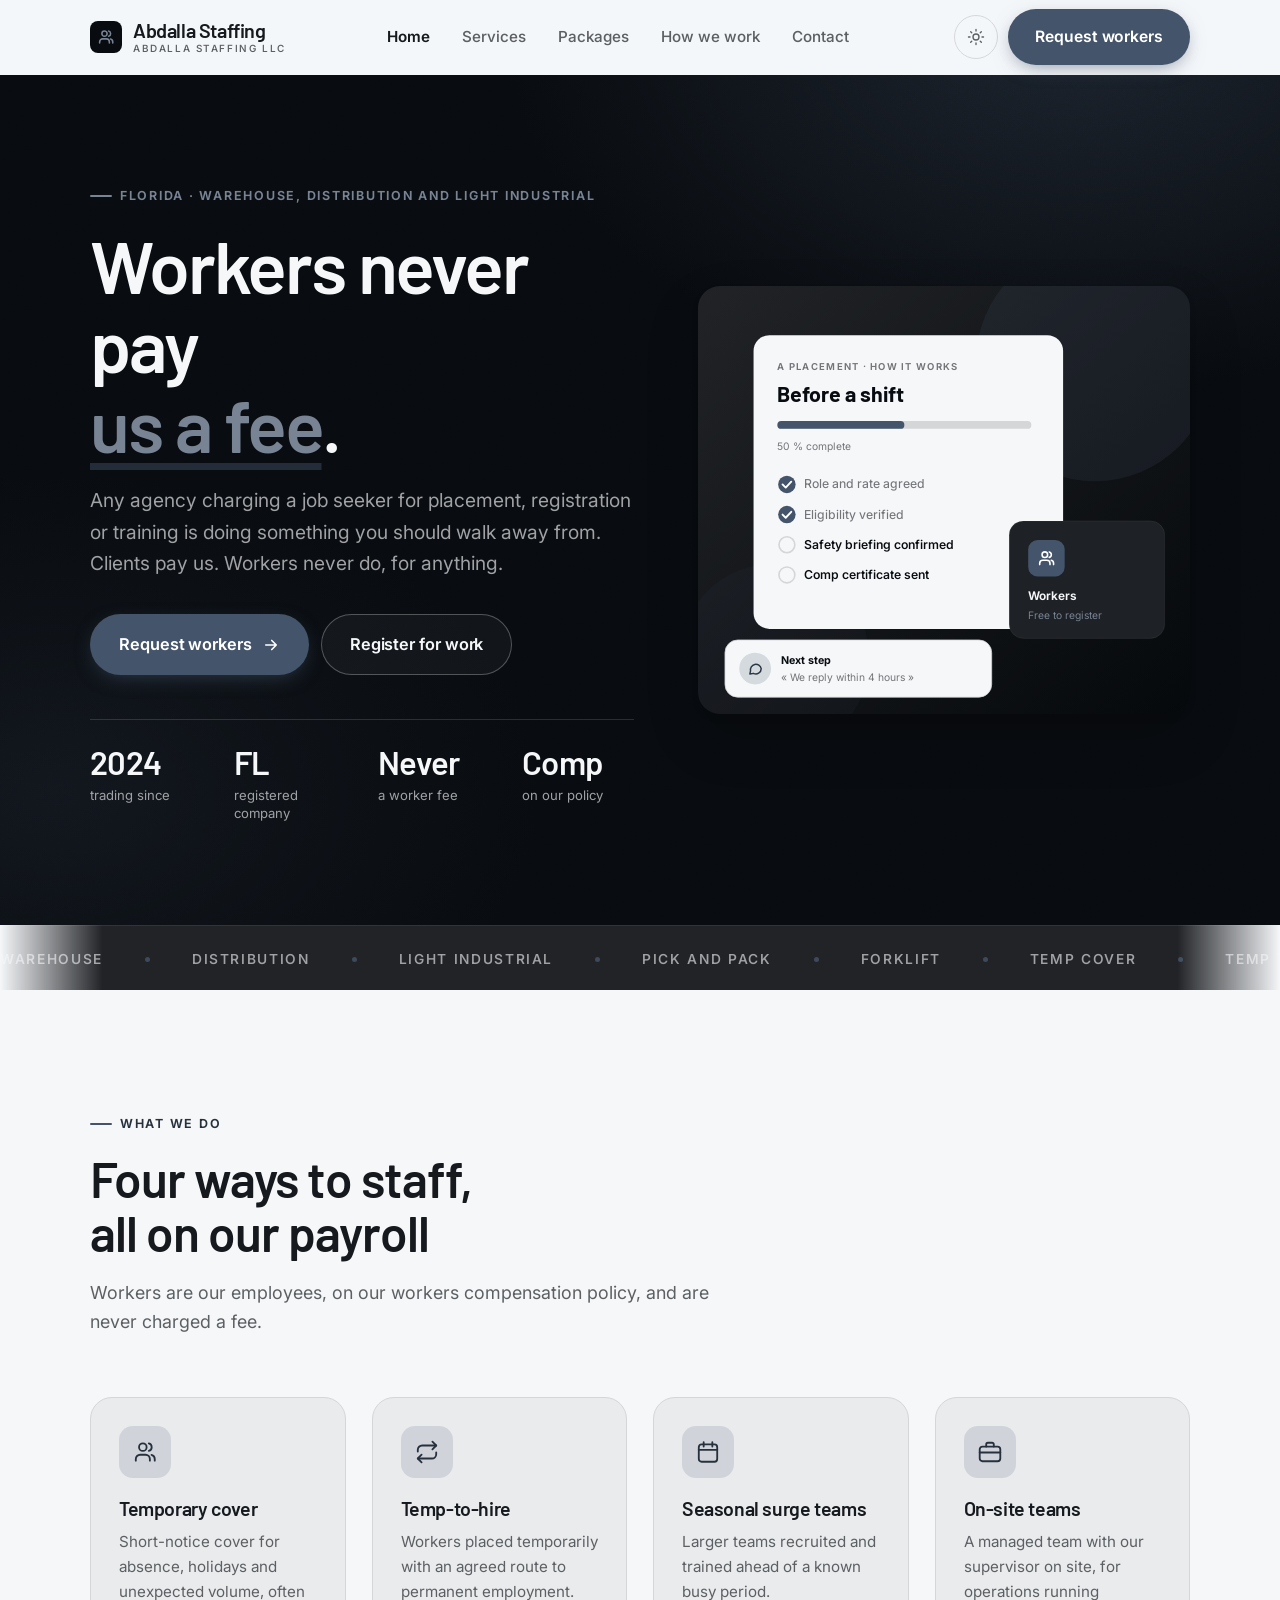
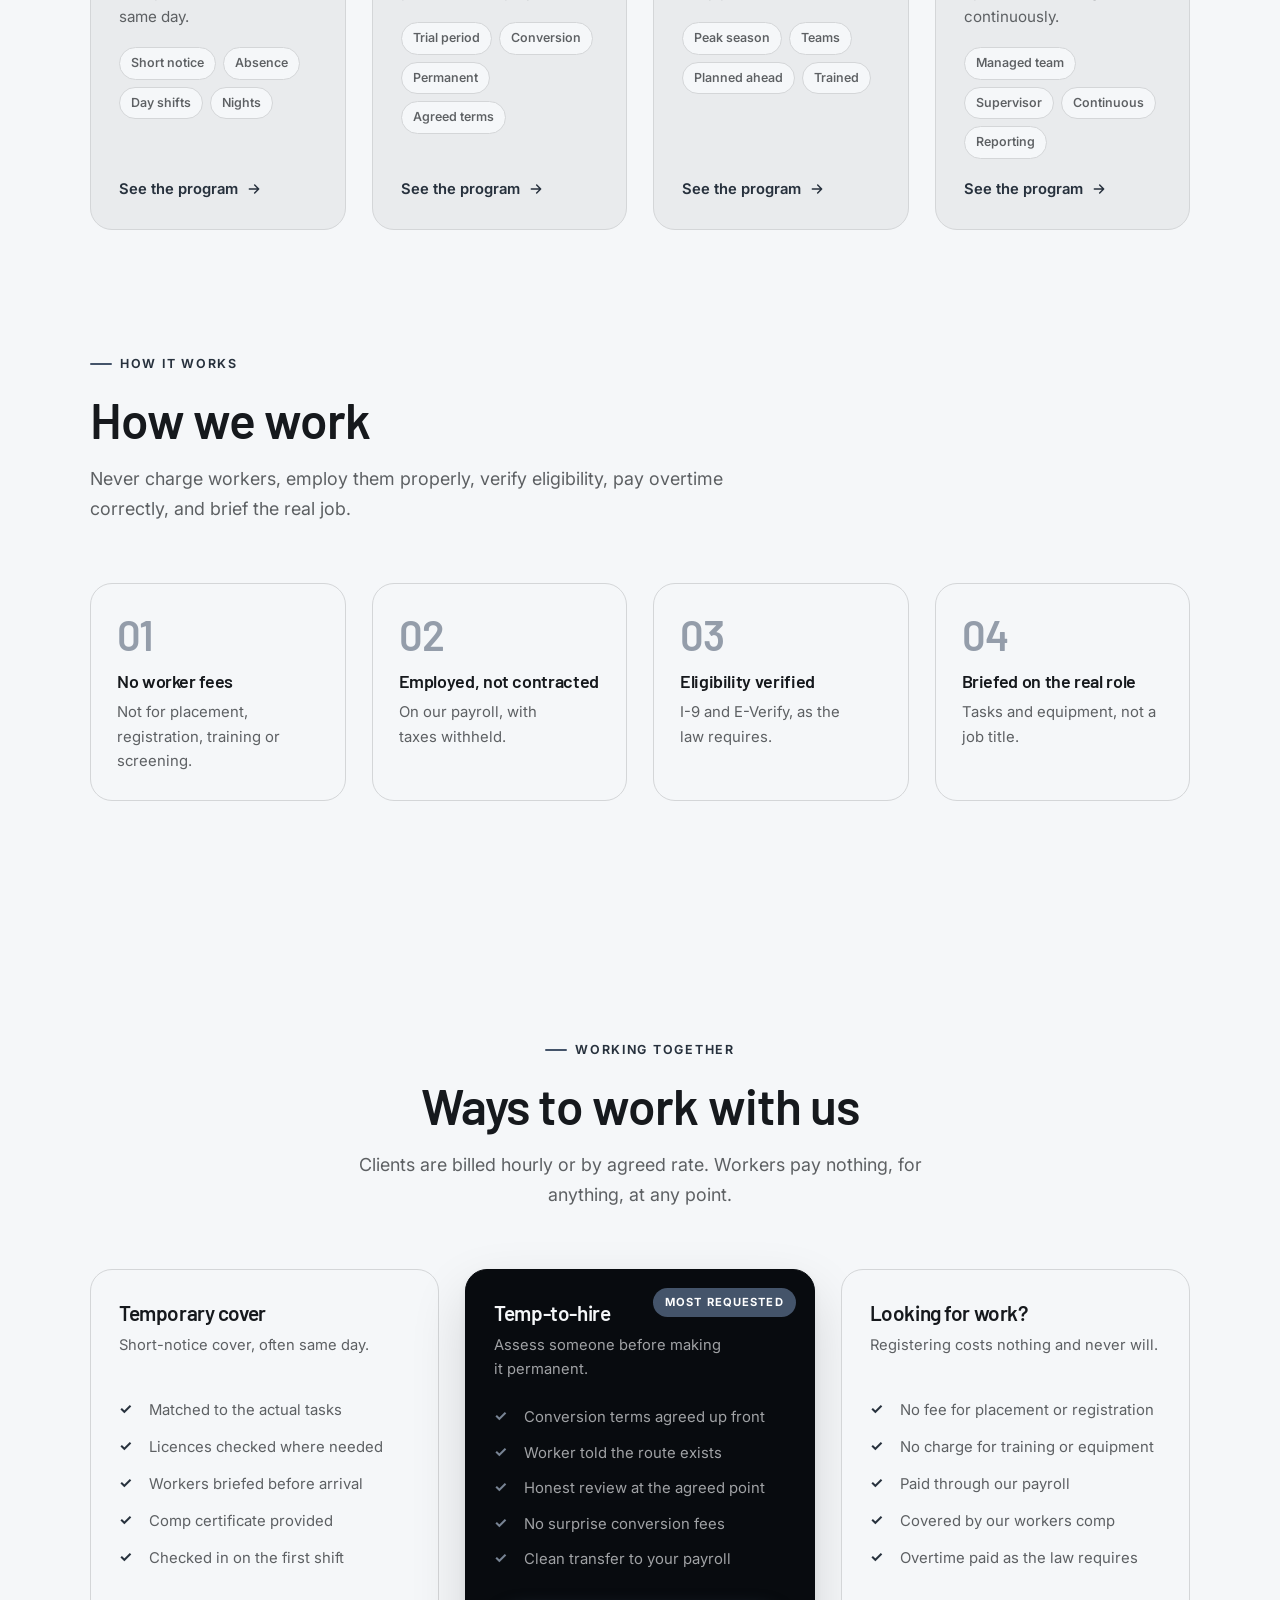
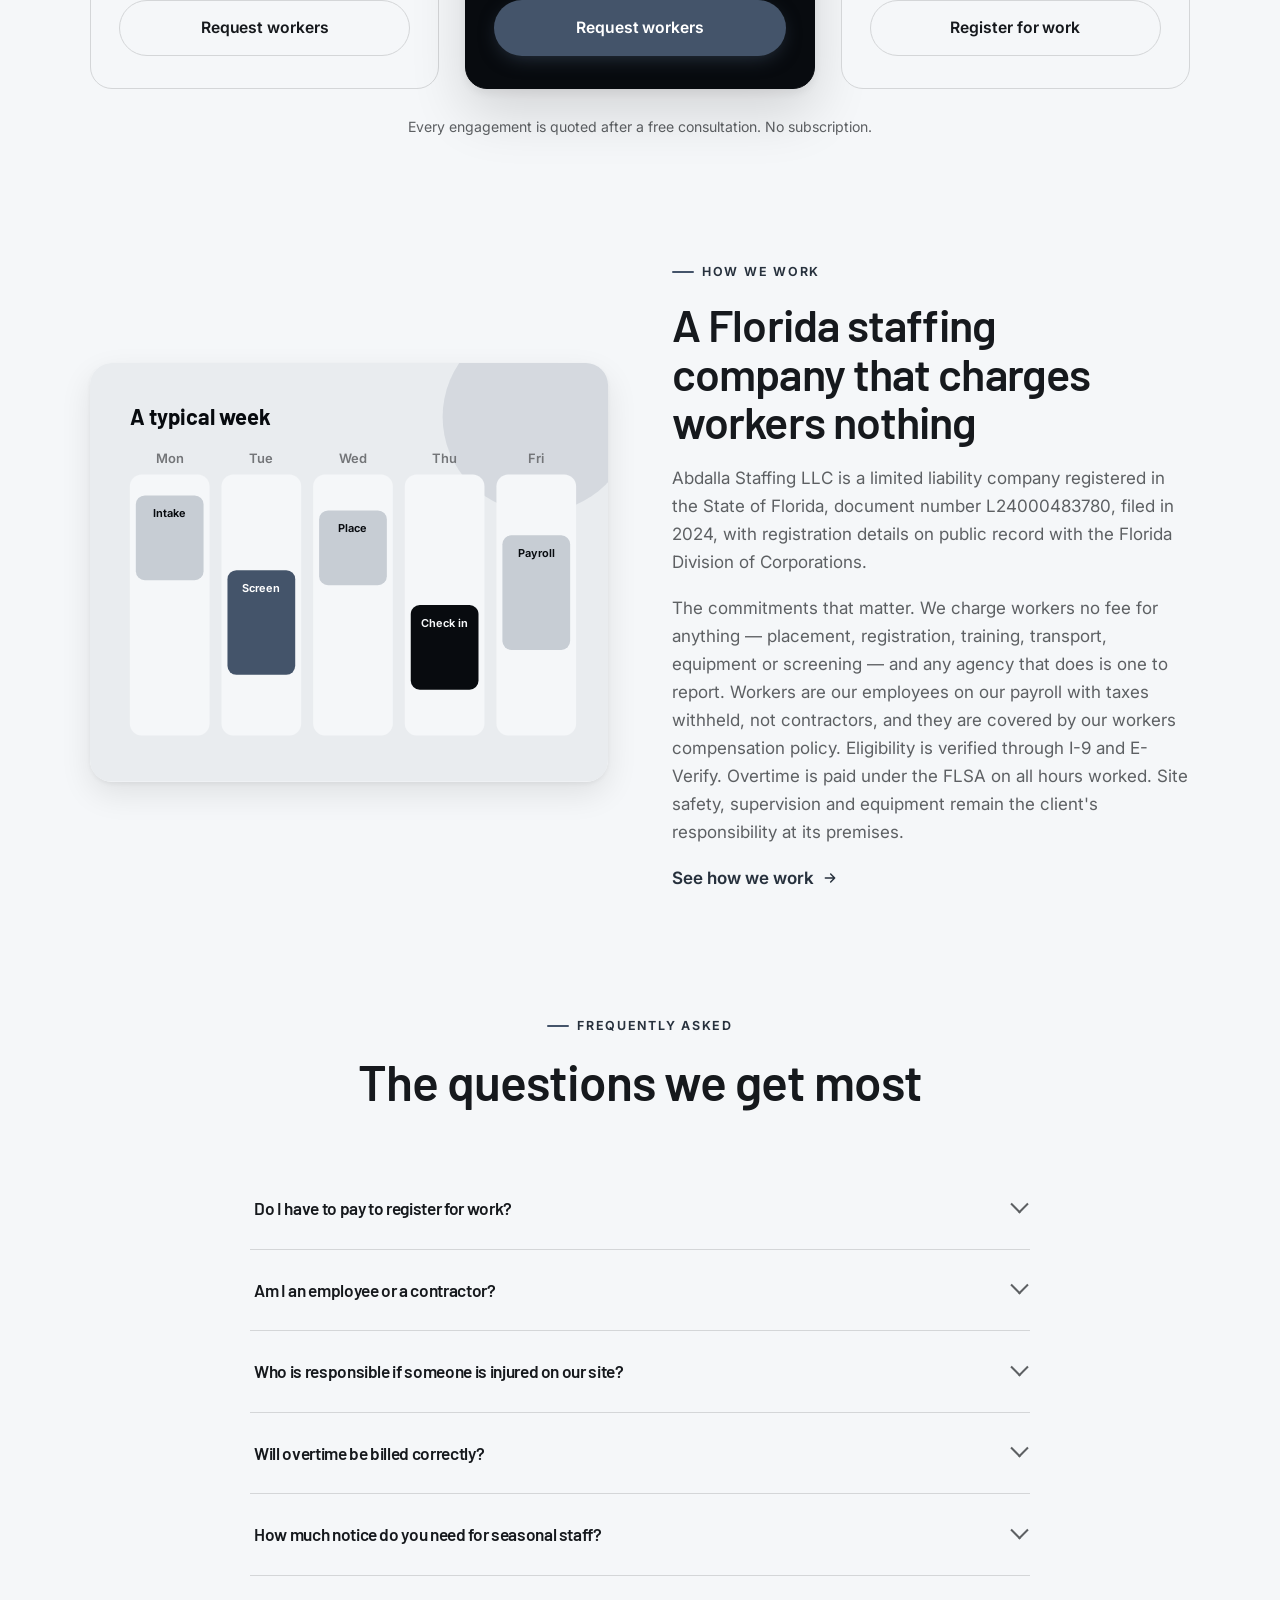
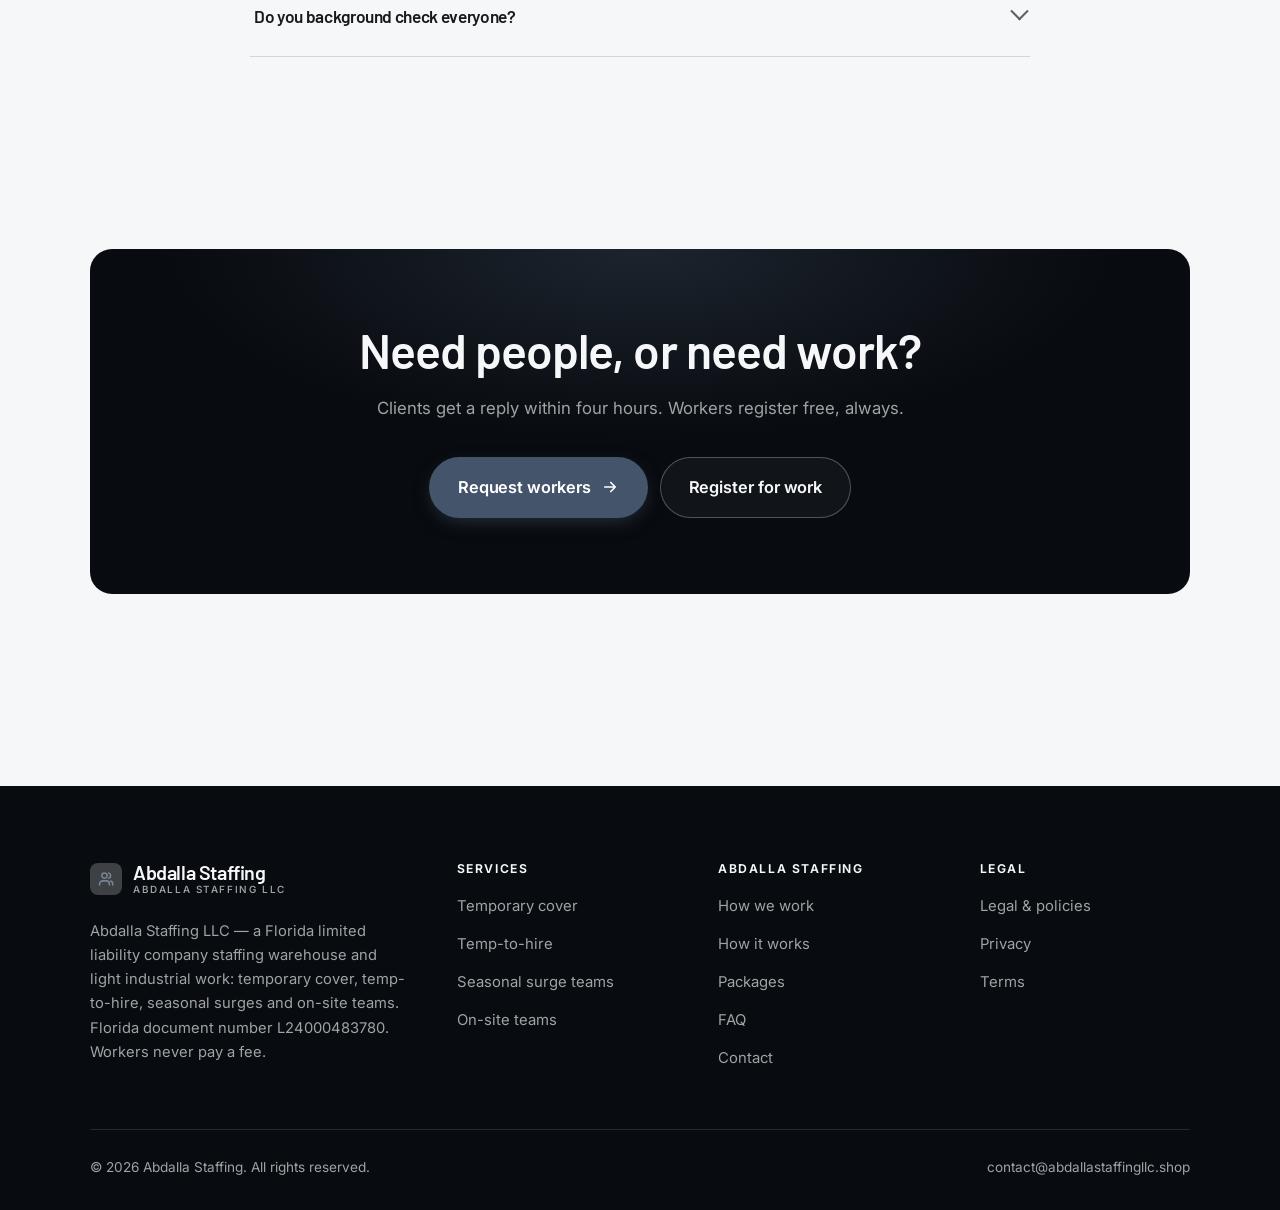
<file: index.html>
<!DOCTYPE html>
<html lang="en" class="no-js">
<head>
<meta charset="utf-8">
<meta name="viewport" content="width=device-width, initial-scale=1">
<title>Abdalla Staffing LLC — warehouse and light industrial staffing</title>
<meta name="description" content="Abdalla Staffing LLC, a Florida staffing company for warehouse and light industrial work: temporary cover, temp-to-hire, seasonal surges and on-site teams. Workers never pay a fee.">
<link rel="canonical" href="https://abdallastaffingllc.shop/">

<meta property="og:type" content="website">
<meta property="og:url" content="https://abdallastaffingllc.shop/">
<meta property="og:site_name" content="Abdalla Staffing">
<meta property="og:locale" content="en_US">
<meta property="og:title" content="Abdalla Staffing LLC — warehouse and light industrial staffing">
<meta property="og:description" content="Abdalla Staffing LLC, a Florida staffing company for warehouse and light industrial work: temporary cover, temp-to-hire, seasonal surges and on-site teams. Workers never pay a fee.">
<meta name="theme-color" content="#080b0f">

<link rel="icon" href="assets/img/favicon.svg" type="image/svg+xml">
<link rel="preconnect" href="https://fonts.googleapis.com">
<link rel="preconnect" href="https://fonts.gstatic.com" crossorigin>
<link rel="stylesheet" href="https://fonts.googleapis.com/css2?family=Barlow:wght@400;500;600;700&family=Inter:wght@400..700&display=swap">
<link rel="stylesheet" href="assets/css/style.css">

<!-- Thème appliqué avant le premier rendu (évite le flash) -->
<script>
document.documentElement.classList.remove('no-js');
(function(){try{var t=localStorage.getItem('site-theme');if(t){document.documentElement.setAttribute('data-theme',t);}}catch(e){}})();
</script>
<script type="application/ld+json">
{
  "@context": "https://schema.org",
  "@type": "Organization",
  "name": "Abdalla Staffing",
  "url": "https://abdallastaffingllc.shop/",
  "email": "contact@abdallastaffingllc.shop",
  "description": "Abdalla Staffing LLC, a Florida staffing company for warehouse and light industrial work: temporary cover, temp-to-hire, seasonal surges and on-site teams. Workers never pay a fee.",
  "areaServed": "US",
  "knowsLanguage": "en"
}
</script>
</head>

<body>
<a class="skip-link" href="#main">Skip to main content</a>

<header class="site-header">
  <nav class="wrap nav" aria-label="Main navigation">
    <a class="brand" href="index.html">
      <svg class="brand__mark" viewBox="0 0 64 64" aria-hidden="true">
        <rect class="bm-bg" width="64" height="64" rx="16"/>
        <g class="bm-ic" transform="translate(14 14) scale(1.5)" fill="none" stroke-width="2.1" stroke-linecap="round" stroke-linejoin="round"><path d="M16.5 20v-1.5a4 4 0 0 0-4-4h-5a4 4 0 0 0-4 4V20"/><circle cx="10" cy="7.5" r="3.5"/><path d="M21 20v-1.5a4 4 0 0 0-3-3.9M15.5 4.1a3.5 3.5 0 0 1 0 6.8"/></g>
      </svg>
      <span>Abdalla Staffing<span class="brand__sub">Abdalla Staffing LLC</span></span>
    </a>

    <ul class="nav__links" id="nav-links">
      <li><a href="index.html" aria-current="page">Home</a></li>
      <li><a href="programs.html">Services</a></li>
      <li><a href="index.html#pricing">Packages</a></li>
      <li><a href="about.html">How we work</a></li>
      <li><a href="contact.html">Contact</a></li>
      <li><a class="btn btn--primary" href="contact.html">Request workers</a></li>
    </ul>

    <div class="nav__cta">
      <button class="theme-toggle" type="button" aria-label="Switch to dark theme">
        <svg class="icon-sun" viewBox="0 0 24 24" fill="none" stroke="currentColor" stroke-width="1.8" stroke-linecap="round" aria-hidden="true"><circle cx="12" cy="12" r="4"/><path d="M12 2v2m0 16v2M2 12h2m16 0h2M4.9 4.9l1.4 1.4m11.4 11.4 1.4 1.4M19.1 4.9l-1.4 1.4M6.3 17.7l-1.4 1.4"/></svg>
        <svg class="icon-moon" viewBox="0 0 24 24" fill="none" stroke="currentColor" stroke-width="1.8" stroke-linecap="round" stroke-linejoin="round" aria-hidden="true"><path d="M21 12.8A9 9 0 1 1 11.2 3a7 7 0 0 0 9.8 9.8z"/></svg>
      </button>
      <a class="btn btn--primary" href="contact.html">Request workers</a>
      <button class="nav__toggle" type="button" aria-expanded="false" aria-controls="nav-links" aria-label="Open menu">
        <svg class="icon-open" viewBox="0 0 24 24" fill="none" stroke="currentColor" stroke-width="2" stroke-linecap="round" aria-hidden="true"><path d="M3 6h18M3 12h18M3 18h18"/></svg>
        <svg class="icon-close" viewBox="0 0 24 24" fill="none" stroke="currentColor" stroke-width="2" stroke-linecap="round" aria-hidden="true"><path d="M6 6l12 12M18 6L6 18"/></svg>
      </button>
    </div>
  </nav>
</header>

<main id="main">

<section class="hero">
  <div class="wrap hero__inner">
    <div>
      <span class="eyebrow hero__eyebrow">Florida · Warehouse, distribution and light industrial</span>
      <h1>Workers never pay<br> <em>us a fee</em>.</h1>
      <p class="hero__lede">Any agency charging a job seeker for placement, registration or training is doing something you should walk away from. Clients pay us. Workers never do, for anything.</p>

      <div class="hero__actions">
        <a class="btn btn--primary btn--lg" href="contact.html">Request workers <svg viewBox="0 0 24 24" fill="none" stroke="currentColor" stroke-width="2.2" stroke-linecap="round" stroke-linejoin="round" aria-hidden="true"><path d="M5 12h14M13 6l6 6-6 6"/></svg></a>
        <a class="btn btn--on-dark btn--lg" href="programs.html">Register for work</a>
      </div>

      <ul class="hero__proof">
        <li><span class="stat__num">2024</span><span class="stat__label">trading since</span></li>
        <li><span class="stat__num">FL</span><span class="stat__label">registered company</span></li>
        <li><span class="stat__num">Never</span><span class="stat__label">a worker fee</span></li>
        <li><span class="stat__num">Comp</span><span class="stat__label">on our policy</span></li>
      </ul>
    </div>

    <div class="hero__art">
      <svg viewBox="0 0 620 540" role="img" aria-label="How a staffing placement with Abdalla works, from agreed rate to safety briefing.">
        <defs>
          <linearGradient id="hbg" x1="0" y1="0" x2="1" y2="1">
            <stop offset="0" stop-color="#212327"/><stop offset="1" stop-color="#06090c"/>
          </linearGradient>
        </defs>
        <rect width="620" height="540" rx="22" fill="url(#hbg)"/>
        <circle cx="500" cy="96" r="150" fill="#44546a" opacity=".16"/>
        <circle cx="96" cy="470" r="120" fill="#44546a" opacity=".08"/>

        <g style="font-family: var(--font-body)">
          <!-- Carte programme -->
          <rect x="70" y="62" width="390" height="370" rx="20" fill="#f5f7f9"/>
          <text x="100" y="106" font-size="12" font-weight="650" letter-spacing="1.6" fill="#737578">A PLACEMENT · HOW IT WORKS</text>
          <text x="100" y="146" font-size="27" font-weight="700" fill="#080b0f" style="font-family: var(--font-display)">Before a shift</text>
          <rect x="100" y="170" width="320" height="10" rx="5" fill="#d4d6d8"/>
          <rect x="100" y="170" width="160" height="10" rx="5" fill="#44546a"/>
          <text x="100" y="206" font-size="13" fill="#737578">50 % complete</text>
          <circle cx="112" cy="250" r="11" fill="#44546a"/><path d="M106.5 250l4 4 7-7.5" fill="none" stroke="#ffffff" stroke-width="2.4" stroke-linecap="round" stroke-linejoin="round"/><text x="134" y="255" font-size="15.5" fill="#737578" font-weight="450">Role and rate agreed</text>
          <circle cx="112" cy="288" r="11" fill="#44546a"/><path d="M106.5 288l4 4 7-7.5" fill="none" stroke="#ffffff" stroke-width="2.4" stroke-linecap="round" stroke-linejoin="round"/><text x="134" y="293" font-size="15.5" fill="#737578" font-weight="450">Eligibility verified</text>
          <circle cx="112" cy="326" r="10" fill="none" stroke="#d4d6d8" stroke-width="2"/><text x="134" y="331" font-size="15.5" fill="#080b0f" font-weight="560">Safety briefing confirmed</text>
          <circle cx="112" cy="364" r="10" fill="none" stroke="#d4d6d8" stroke-width="2"/><text x="134" y="369" font-size="15.5" fill="#080b0f" font-weight="560">Comp certificate sent</text>

          <!-- Carte séance -->
          <rect x="392" y="296" width="196" height="148" rx="18" fill="#1e2125" stroke="#ffffff" stroke-opacity=".08"/>
          <rect x="416" y="320" width="46" height="46" rx="12" fill="#44546a"/>
          <g transform="translate(427 331)" fill="none" stroke="#ffffff" color="#ffffff" stroke-width="2" stroke-linecap="round" stroke-linejoin="round"><path d="M16.5 20v-1.5a4 4 0 0 0-4-4h-5a4 4 0 0 0-4 4V20"/><circle cx="10" cy="7.5" r="3.5"/><path d="M21 20v-1.5a4 4 0 0 0-3-3.9M15.5 4.1a3.5 3.5 0 0 1 0 6.8"/></g>
          <text x="416" y="396" font-size="15" font-weight="650" fill="#f5f7f9">Workers</text>
          <text x="416" y="420" font-size="13" fill="#788494">Free to register</text>

          <!-- Retour du coach -->
          <rect x="34" y="446" width="336" height="72" rx="16" fill="#f5f7f9" stroke="#d4d6d8"/>
          <circle cx="72" cy="482" r="20" fill="#d5dadf"/>
          <g transform="translate(62 472) scale(.84)" fill="none" stroke="#2c3745" stroke-width="2.2" stroke-linecap="round" stroke-linejoin="round"><path d="M21 12a8 8 0 0 1-11.6 7.1L4 20l1-4.6A8 8 0 1 1 21 12z"/></g>
          <text x="104" y="476" font-size="13.5" font-weight="700" fill="#080b0f">Next step</text>
          <text x="104" y="498" font-size="13" fill="#737578">« We reply within 4 hours »</text>
        </g>
      </svg>
    </div>
  </div>
</section>

<div class="marquee" aria-hidden="true">
  <div class="marquee__track"><span>Warehouse</span><span>Distribution</span><span>Light industrial</span><span>Pick and pack</span><span>Forklift</span><span>Temp cover</span><span>Temp to hire</span><span>Seasonal surge</span><span>On-site teams</span><span>No worker fees</span><span>Warehouse</span><span>Distribution</span><span>Light industrial</span><span>Pick and pack</span><span>Forklift</span><span>Temp cover</span><span>Temp to hire</span><span>Seasonal surge</span><span>On-site teams</span><span>No worker fees</span></div>
</div>

<section class="section wrap" id="programs">
  <div class="section-head reveal">
    <span class="eyebrow">What we do</span>
    <h2>Four ways to staff, all on our payroll</h2>
    <p>Workers are our employees, on our workers compensation policy, and are never charged a fee.</p>
  </div>
  <div class="grid grid--4 reveal-group">
    <a class="card" href="programs.html#temp">
      <div class="card__icon"><svg viewBox="0 0 24 24" fill="none" stroke="currentColor" stroke-width="1.7" stroke-linecap="round" stroke-linejoin="round" aria-hidden="true"><path d="M16.5 20v-1.5a4 4 0 0 0-4-4h-5a4 4 0 0 0-4 4V20"/><circle cx="10" cy="7.5" r="3.5"/><path d="M21 20v-1.5a4 4 0 0 0-3-3.9M15.5 4.1a3.5 3.5 0 0 1 0 6.8"/></svg></div>
      <h3>Temporary cover</h3>
      <p>Short-notice cover for absence, holidays and unexpected volume, often same day.</p>
      <ul class="tags"><li>Short notice</li><li>Absence</li><li>Day shifts</li><li>Nights</li></ul>
      <span class="arrow-link">See the program <svg viewBox="0 0 24 24" fill="none" stroke="currentColor" stroke-width="2.2" stroke-linecap="round" stroke-linejoin="round" aria-hidden="true"><path d="M5 12h14M13 6l6 6-6 6"/></svg></span>
    </a>
    <a class="card" href="programs.html#temptohire">
      <div class="card__icon"><svg viewBox="0 0 24 24" fill="none" stroke="currentColor" stroke-width="1.7" stroke-linecap="round" stroke-linejoin="round" aria-hidden="true"><path d="M17 2.5l3.5 3.5L17 9.5"/><path d="M3.5 11.5V10A4 4 0 0 1 7.5 6h13M7 21.5 3.5 18 7 14.5"/><path d="M20.5 12.5V14a4 4 0 0 1-4 4h-13"/></svg></div>
      <h3>Temp-to-hire</h3>
      <p>Workers placed temporarily with an agreed route to permanent employment.</p>
      <ul class="tags"><li>Trial period</li><li>Conversion</li><li>Permanent</li><li>Agreed terms</li></ul>
      <span class="arrow-link">See the program <svg viewBox="0 0 24 24" fill="none" stroke="currentColor" stroke-width="2.2" stroke-linecap="round" stroke-linejoin="round" aria-hidden="true"><path d="M5 12h14M13 6l6 6-6 6"/></svg></span>
    </a>
    <a class="card" href="programs.html#seasonal">
      <div class="card__icon"><svg viewBox="0 0 24 24" fill="none" stroke="currentColor" stroke-width="1.7" stroke-linecap="round" stroke-linejoin="round" aria-hidden="true"><rect x="3.5" y="5" width="17" height="16" rx="2.5"/><path d="M8 3v4M16 3v4M3.5 10h17"/></svg></div>
      <h3>Seasonal surge teams</h3>
      <p>Larger teams recruited and trained ahead of a known busy period.</p>
      <ul class="tags"><li>Peak season</li><li>Teams</li><li>Planned ahead</li><li>Trained</li></ul>
      <span class="arrow-link">See the program <svg viewBox="0 0 24 24" fill="none" stroke="currentColor" stroke-width="2.2" stroke-linecap="round" stroke-linejoin="round" aria-hidden="true"><path d="M5 12h14M13 6l6 6-6 6"/></svg></span>
    </a>
    <a class="card" href="programs.html#onsite">
      <div class="card__icon"><svg viewBox="0 0 24 24" fill="none" stroke="currentColor" stroke-width="1.7" stroke-linecap="round" stroke-linejoin="round" aria-hidden="true"><rect x="2.5" y="7" width="19" height="13.5" rx="2.5"/><path d="M8.5 7V5a1.5 1.5 0 0 1 1.5-1.5h4A1.5 1.5 0 0 1 15.5 5v2M2.5 12.5h19"/></svg></div>
      <h3>On-site teams</h3>
      <p>A managed team with our supervisor on site, for operations running continuously.</p>
      <ul class="tags"><li>Managed team</li><li>Supervisor</li><li>Continuous</li><li>Reporting</li></ul>
      <span class="arrow-link">See the program <svg viewBox="0 0 24 24" fill="none" stroke="currentColor" stroke-width="2.2" stroke-linecap="round" stroke-linejoin="round" aria-hidden="true"><path d="M5 12h14M13 6l6 6-6 6"/></svg></span>
    </a>
  </div>
</section>

<section class="section section--flush wrap" id="how-it-works">
  <div class="section-head reveal">
    <span class="eyebrow">How it works</span>
    <h2>How we work</h2>
    <p>Never charge workers, employ them properly, verify eligibility, pay overtime correctly, and brief the real job.</p>
  </div>
  <div class="grid grid--4 steps reveal-group">
    <article class="step">
      <h3>No worker fees</h3>
      <p>Not for placement, registration, training or screening.</p>
    </article>
    <article class="step">
      <h3>Employed, not contracted</h3>
      <p>On our payroll, with taxes withheld.</p>
    </article>
    <article class="step">
      <h3>Eligibility verified</h3>
      <p>I-9 and E-Verify, as the law requires.</p>
    </article>
    <article class="step">
      <h3>Briefed on the real role</h3>
      <p>Tasks and equipment, not a job title.</p>
    </article>
  </div>
</section>

<section class="section wrap" id="pricing">
  <div class="section-head section-head--center reveal">
    <span class="eyebrow">Working together</span>
    <h2>Ways to work with us</h2>
    <p>Clients are billed hourly or by agreed rate. Workers pay nothing, for anything, at any point.</p>
  </div>
  <div class="grid grid--3 plans reveal-group">
    <article class="plan">
      
      <h3>Temporary cover</h3>
      <p class="plan__desc">Short-notice cover, often same day.</p>
      
      <ul class="plan__features">
        <li>Matched to the actual tasks</li>
        <li>Licences checked where needed</li>
        <li>Workers briefed before arrival</li>
        <li>Comp certificate provided</li>
        <li>Checked in on the first shift</li>
      </ul>
      <a class="btn btn--ghost btn--block" href="contact.html">Request workers</a>
    </article>
    <article class="plan plan--featured">
      <span class="plan__tag">Most requested</span>
      <h3>Temp-to-hire</h3>
      <p class="plan__desc">Assess someone before making it permanent.</p>
      
      <ul class="plan__features">
        <li>Conversion terms agreed up front</li>
        <li>Worker told the route exists</li>
        <li>Honest review at the agreed point</li>
        <li>No surprise conversion fees</li>
        <li>Clean transfer to your payroll</li>
      </ul>
      <a class="btn btn--primary btn--block" href="contact.html">Request workers</a>
    </article>
    <article class="plan">
      
      <h3>Looking for work?</h3>
      <p class="plan__desc">Registering costs nothing and never will.</p>
      
      <ul class="plan__features">
        <li>No fee for placement or registration</li>
        <li>No charge for training or equipment</li>
        <li>Paid through our payroll</li>
        <li>Covered by our workers comp</li>
        <li>Overtime paid as the law requires</li>
      </ul>
      <a class="btn btn--ghost btn--block" href="contact.html">Register for work</a>
    </article>
  </div>
  <p class="plans-note">Every engagement is quoted after a free consultation. No subscription.</p>
</section>

<section class="section section--flush wrap">
  <div class="split reveal">
    <div class="split__art">
      <svg viewBox="0 0 520 420" role="img" aria-label="Example of a typical week: Intake, Screen, Place, Check in, Payroll.">
        <rect width="520" height="420" rx="20" fill="#e9ecef"/>
        <circle cx="450" cy="54" r="96" fill="#44546a" opacity=".12"/>
        <g style="font-family: var(--font-body)">
        <text x="40" y="62" font-size="22" font-weight="700" fill="#080b0f" style="font-family: var(--font-display)">A typical week</text>
        <text x="80" y="100" text-anchor="middle" font-size="13" font-weight="600" fill="#737578">Mon</text>
        <rect x="40" y="112" width="80" height="262" rx="12" fill="#f5f7f9"/>
        <rect x="46" y="133" width="68" height="85" rx="9" fill="#c7cdd4"/>
        <text x="80" y="155" text-anchor="middle" font-size="11" font-weight="650" fill="#080b0f">Intake</text>
        <text x="172" y="100" text-anchor="middle" font-size="13" font-weight="600" fill="#737578">Tue</text>
        <rect x="132" y="112" width="80" height="262" rx="12" fill="#f5f7f9"/>
        <rect x="138" y="208" width="68" height="105" rx="9" fill="#44546a"/>
        <text x="172" y="230" text-anchor="middle" font-size="11" font-weight="650" fill="#ffffff">Screen</text>
        <text x="264" y="100" text-anchor="middle" font-size="13" font-weight="600" fill="#737578">Wed</text>
        <rect x="224" y="112" width="80" height="262" rx="12" fill="#f5f7f9"/>
        <rect x="230" y="148" width="68" height="75" rx="9" fill="#c7cdd4"/>
        <text x="264" y="170" text-anchor="middle" font-size="11" font-weight="650" fill="#080b0f">Place</text>
        <text x="356" y="100" text-anchor="middle" font-size="13" font-weight="600" fill="#737578">Thu</text>
        <rect x="316" y="112" width="80" height="262" rx="12" fill="#f5f7f9"/>
        <rect x="322" y="243" width="68" height="85" rx="9" fill="#080b0f"/>
        <text x="356" y="265" text-anchor="middle" font-size="11" font-weight="650" fill="#f5f7f9">Check in</text>
        <text x="448" y="100" text-anchor="middle" font-size="13" font-weight="600" fill="#737578">Fri</text>
        <rect x="408" y="112" width="80" height="262" rx="12" fill="#f5f7f9"/>
        <rect x="414" y="173" width="68" height="115" rx="9" fill="#c7cdd4"/>
        <text x="448" y="195" text-anchor="middle" font-size="11" font-weight="650" fill="#080b0f">Payroll</text>
        </g>
      </svg>
    </div>
    <div>
      <span class="eyebrow">How we work</span>
      <h2>A Florida staffing company that charges workers nothing</h2>
      <p>Abdalla Staffing LLC is a limited liability company registered in the State of Florida, document number L24000483780, filed in 2024, with registration details on public record with the Florida Division of Corporations.</p>
      <p>The commitments that matter. We charge workers no fee for anything — placement, registration, training, transport, equipment or screening — and any agency that does is one to report. Workers are our employees on our payroll with taxes withheld, not contractors, and they are covered by our workers compensation policy. Eligibility is verified through I-9 and E-Verify. Overtime is paid under the FLSA on all hours worked. Site safety, supervision and equipment remain the client's responsibility at its premises.</p>
      <p><a class="arrow-link" href="about.html">See how we work <svg viewBox="0 0 24 24" fill="none" stroke="currentColor" stroke-width="2.2" stroke-linecap="round" stroke-linejoin="round" aria-hidden="true"><path d="M5 12h14M13 6l6 6-6 6"/></svg></a></p>
    </div>
  </div>
</section>

<section class="section section--flush wrap" id="faq">
  <div class="section-head section-head--center reveal">
    <span class="eyebrow">Frequently asked</span>
    <h2>The questions we get most</h2>
  </div>
  <div class="faq reveal">
    <details>
      <summary>Do I have to pay to register for work?</summary>
      <p>No. Not for registration, placement, training, equipment, transport or background screening — not for anything, ever. An agency asking a worker for money is doing something you should report.</p>
    </details>
    <details>
      <summary>Am I an employee or a contractor?</summary>
      <p>Our employee. You are on our payroll with taxes withheld and covered by our workers compensation policy. We do not classify warehouse workers as independent contractors.</p>
    </details>
    <details>
      <summary>Who is responsible if someone is injured on our site?</summary>
      <p>Workers are on our comp policy and we provide the certificate. Site safety, supervision and equipment remain yours as the site operator, and for some purposes we may both be treated as joint employers.</p>
    </details>
    <details>
      <summary>Will overtime be billed correctly?</summary>
      <p>Yes, calculated under the FLSA on all hours worked. Agencies that quietly reset hours across assignments to avoid overtime are creating a liability for their clients as well as cheating workers.</p>
    </details>
    <details>
      <summary>How much notice do you need for seasonal staff?</summary>
      <p>As much as you can give — six weeks lets us recruit and induct properly. Calling during peak week gets you whoever is available, which rarely ends well.</p>
    </details>
    <details>
      <summary>Do you background check everyone?</summary>
      <p>Only where the role requires it, with written consent as the FCRA requires and with the proper adverse action process. We do not screen indiscriminately.</p>
    </details>
  </div>
</section>

<section class="wrap section--tight">
  <div class="cta-band reveal">
    <h2>Need people, or need work?</h2>
    <p>Clients get a reply within four hours. Workers register free, always.</p>
    <div class="hero__actions">
      <a class="btn btn--primary btn--lg" href="contact.html">Request workers <svg viewBox="0 0 24 24" fill="none" stroke="currentColor" stroke-width="2.2" stroke-linecap="round" stroke-linejoin="round" aria-hidden="true"><path d="M5 12h14M13 6l6 6-6 6"/></svg></a>
      <a class="btn btn--on-dark btn--lg" href="programs.html">Register for work</a>
    </div>
  </div>
</section>

</main>

<footer class="site-footer">
  <div class="wrap">
    <div class="footer__grid">
      <div class="footer__brand">
        <a class="brand" href="index.html">
          <svg class="brand__mark" viewBox="0 0 64 64" aria-hidden="true">
        <rect class="bm-bg" width="64" height="64" rx="16"/>
        <g class="bm-ic" transform="translate(14 14) scale(1.5)" fill="none" stroke-width="2.1" stroke-linecap="round" stroke-linejoin="round"><path d="M16.5 20v-1.5a4 4 0 0 0-4-4h-5a4 4 0 0 0-4 4V20"/><circle cx="10" cy="7.5" r="3.5"/><path d="M21 20v-1.5a4 4 0 0 0-3-3.9M15.5 4.1a3.5 3.5 0 0 1 0 6.8"/></g>
      </svg>
          <span>Abdalla Staffing<span class="brand__sub">Abdalla Staffing LLC</span></span>
        </a>
        <p>Abdalla Staffing LLC — a Florida limited liability company staffing warehouse and light industrial work: temporary cover, temp-to-hire, seasonal surges and on-site teams. Florida document number L24000483780. Workers never pay a fee.</p>
      </div>

      <div class="footer__col">
        <h4>Services</h4>
        <ul>
          <li><a href="programs.html#temp">Temporary cover</a></li>
          <li><a href="programs.html#temptohire">Temp-to-hire</a></li>
          <li><a href="programs.html#seasonal">Seasonal surge teams</a></li>
          <li><a href="programs.html#onsite">On-site teams</a></li>
        </ul>
      </div>

      <div class="footer__col">
        <h4>Abdalla Staffing</h4>
        <ul>
          <li><a href="about.html">How we work</a></li>
          <li><a href="index.html#how-it-works">How it works</a></li>
          <li><a href="index.html#pricing">Packages</a></li>
          <li><a href="index.html#faq">FAQ</a></li>
          <li><a href="contact.html">Contact</a></li>
        </ul>
      </div>

      <div class="footer__col">
        <h4>Legal</h4>
        <ul>
          <li><a href="legal.html">Legal &amp; policies</a></li>
          <li><a href="legal.html#privacy">Privacy</a></li>
          <li><a href="legal.html#terms">Terms</a></li>
        </ul>
      </div>
    </div>

    <div class="footer__bottom">
      <p>© <span data-year>2026</span> Abdalla Staffing. All rights reserved.</p>
      <p><a href="mailto:contact@abdallastaffingllc.shop">contact@abdallastaffingllc.shop</a></p>
    </div>
  </div>
</footer>

<script src="assets/js/main.js" defer></script>
</body>
</html>
</file>
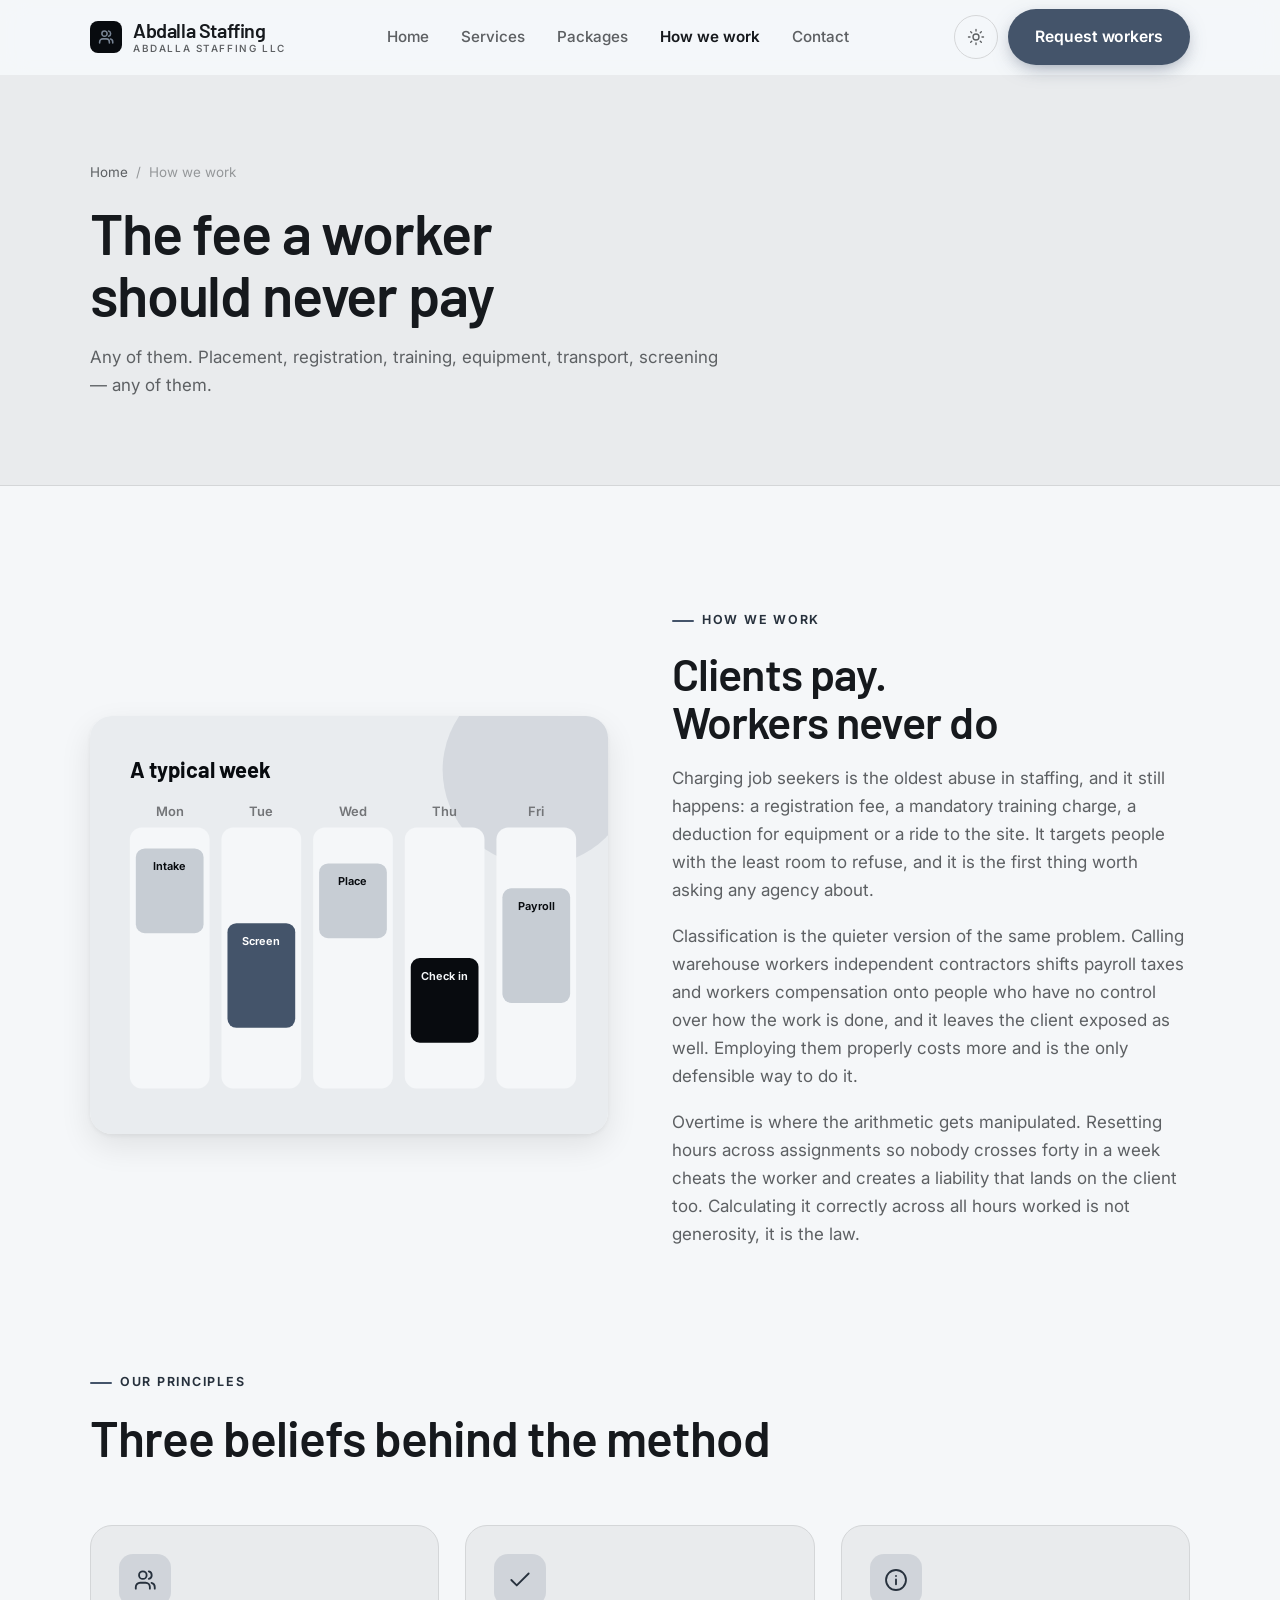
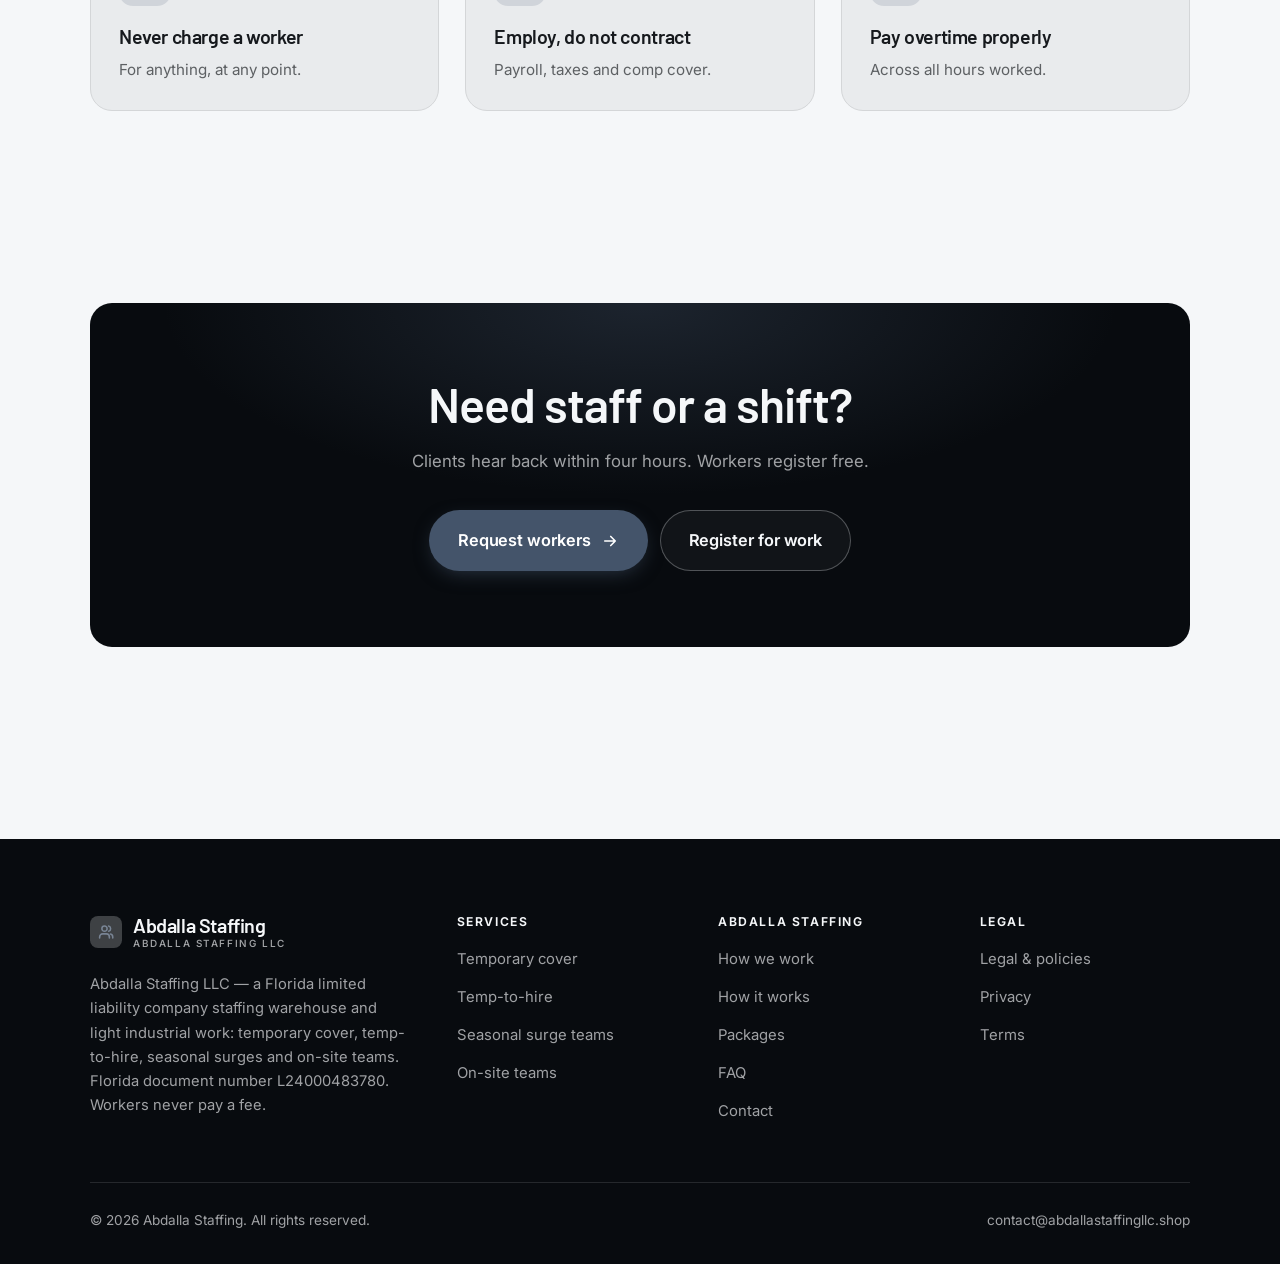
<file: about.html>
<!DOCTYPE html>
<html lang="en" class="no-js">
<head>
<meta charset="utf-8">
<meta name="viewport" content="width=device-width, initial-scale=1">
<title>How we work — Abdalla Staffing</title>
<meta name="description" content="About Abdalla Staffing LLC, a Florida warehouse and light industrial staffing company, document number L24000483780.">
<link rel="canonical" href="https://abdallastaffingllc.shop/about.html">

<meta property="og:type" content="website">
<meta property="og:url" content="https://abdallastaffingllc.shop/about.html">
<meta property="og:site_name" content="Abdalla Staffing">
<meta property="og:locale" content="en_US">
<meta property="og:title" content="How we work — Abdalla Staffing">
<meta property="og:description" content="About Abdalla Staffing LLC, a Florida warehouse and light industrial staffing company, document number L24000483780.">
<meta name="theme-color" content="#080b0f">

<link rel="icon" href="assets/img/favicon.svg" type="image/svg+xml">
<link rel="preconnect" href="https://fonts.googleapis.com">
<link rel="preconnect" href="https://fonts.gstatic.com" crossorigin>
<link rel="stylesheet" href="https://fonts.googleapis.com/css2?family=Barlow:wght@400;500;600;700&family=Inter:wght@400..700&display=swap">
<link rel="stylesheet" href="assets/css/style.css">

<!-- Thème appliqué avant le premier rendu (évite le flash) -->
<script>
document.documentElement.classList.remove('no-js');
(function(){try{var t=localStorage.getItem('site-theme');if(t){document.documentElement.setAttribute('data-theme',t);}}catch(e){}})();
</script>
</head>

<body>
<a class="skip-link" href="#main">Skip to main content</a>

<header class="site-header">
  <nav class="wrap nav" aria-label="Main navigation">
    <a class="brand" href="index.html">
      <svg class="brand__mark" viewBox="0 0 64 64" aria-hidden="true">
        <rect class="bm-bg" width="64" height="64" rx="16"/>
        <g class="bm-ic" transform="translate(14 14) scale(1.5)" fill="none" stroke-width="2.1" stroke-linecap="round" stroke-linejoin="round"><path d="M16.5 20v-1.5a4 4 0 0 0-4-4h-5a4 4 0 0 0-4 4V20"/><circle cx="10" cy="7.5" r="3.5"/><path d="M21 20v-1.5a4 4 0 0 0-3-3.9M15.5 4.1a3.5 3.5 0 0 1 0 6.8"/></g>
      </svg>
      <span>Abdalla Staffing<span class="brand__sub">Abdalla Staffing LLC</span></span>
    </a>

    <ul class="nav__links" id="nav-links">
      <li><a href="index.html">Home</a></li>
      <li><a href="programs.html">Services</a></li>
      <li><a href="index.html#pricing">Packages</a></li>
      <li><a href="about.html" aria-current="page">How we work</a></li>
      <li><a href="contact.html">Contact</a></li>
      <li><a class="btn btn--primary" href="contact.html">Request workers</a></li>
    </ul>

    <div class="nav__cta">
      <button class="theme-toggle" type="button" aria-label="Switch to dark theme">
        <svg class="icon-sun" viewBox="0 0 24 24" fill="none" stroke="currentColor" stroke-width="1.8" stroke-linecap="round" aria-hidden="true"><circle cx="12" cy="12" r="4"/><path d="M12 2v2m0 16v2M2 12h2m16 0h2M4.9 4.9l1.4 1.4m11.4 11.4 1.4 1.4M19.1 4.9l-1.4 1.4M6.3 17.7l-1.4 1.4"/></svg>
        <svg class="icon-moon" viewBox="0 0 24 24" fill="none" stroke="currentColor" stroke-width="1.8" stroke-linecap="round" stroke-linejoin="round" aria-hidden="true"><path d="M21 12.8A9 9 0 1 1 11.2 3a7 7 0 0 0 9.8 9.8z"/></svg>
      </button>
      <a class="btn btn--primary" href="contact.html">Request workers</a>
      <button class="nav__toggle" type="button" aria-expanded="false" aria-controls="nav-links" aria-label="Open menu">
        <svg class="icon-open" viewBox="0 0 24 24" fill="none" stroke="currentColor" stroke-width="2" stroke-linecap="round" aria-hidden="true"><path d="M3 6h18M3 12h18M3 18h18"/></svg>
        <svg class="icon-close" viewBox="0 0 24 24" fill="none" stroke="currentColor" stroke-width="2" stroke-linecap="round" aria-hidden="true"><path d="M6 6l12 12M18 6L6 18"/></svg>
      </button>
    </div>
  </nav>
</header>

<main id="main">

<section class="page-head">
  <div class="wrap">
    <nav class="breadcrumb" aria-label="Breadcrumb">
      <a href="index.html">Home</a><span>/</span><span aria-current="page">How we work</span>
    </nav>
    <h1>The fee a worker should never pay</h1>
    <p>Any of them. Placement, registration, training, equipment, transport, screening — any of them.</p>
  </div>
</section>

<section class="section wrap">
  <div class="split reveal">
    <div class="split__art">
      <svg viewBox="0 0 520 420" role="img" aria-label="Example of a typical week: Intake, Screen, Place, Check in, Payroll.">
        <rect width="520" height="420" rx="20" fill="#e9ecef"/>
        <circle cx="450" cy="54" r="96" fill="#44546a" opacity=".12"/>
        <g style="font-family: var(--font-body)">
        <text x="40" y="62" font-size="22" font-weight="700" fill="#080b0f" style="font-family: var(--font-display)">A typical week</text>
        <text x="80" y="100" text-anchor="middle" font-size="13" font-weight="600" fill="#737578">Mon</text>
        <rect x="40" y="112" width="80" height="262" rx="12" fill="#f5f7f9"/>
        <rect x="46" y="133" width="68" height="85" rx="9" fill="#c7cdd4"/>
        <text x="80" y="155" text-anchor="middle" font-size="11" font-weight="650" fill="#080b0f">Intake</text>
        <text x="172" y="100" text-anchor="middle" font-size="13" font-weight="600" fill="#737578">Tue</text>
        <rect x="132" y="112" width="80" height="262" rx="12" fill="#f5f7f9"/>
        <rect x="138" y="208" width="68" height="105" rx="9" fill="#44546a"/>
        <text x="172" y="230" text-anchor="middle" font-size="11" font-weight="650" fill="#ffffff">Screen</text>
        <text x="264" y="100" text-anchor="middle" font-size="13" font-weight="600" fill="#737578">Wed</text>
        <rect x="224" y="112" width="80" height="262" rx="12" fill="#f5f7f9"/>
        <rect x="230" y="148" width="68" height="75" rx="9" fill="#c7cdd4"/>
        <text x="264" y="170" text-anchor="middle" font-size="11" font-weight="650" fill="#080b0f">Place</text>
        <text x="356" y="100" text-anchor="middle" font-size="13" font-weight="600" fill="#737578">Thu</text>
        <rect x="316" y="112" width="80" height="262" rx="12" fill="#f5f7f9"/>
        <rect x="322" y="243" width="68" height="85" rx="9" fill="#080b0f"/>
        <text x="356" y="265" text-anchor="middle" font-size="11" font-weight="650" fill="#f5f7f9">Check in</text>
        <text x="448" y="100" text-anchor="middle" font-size="13" font-weight="600" fill="#737578">Fri</text>
        <rect x="408" y="112" width="80" height="262" rx="12" fill="#f5f7f9"/>
        <rect x="414" y="173" width="68" height="115" rx="9" fill="#c7cdd4"/>
        <text x="448" y="195" text-anchor="middle" font-size="11" font-weight="650" fill="#080b0f">Payroll</text>
        </g>
      </svg>
    </div>
    <div>
      <span class="eyebrow">How we work</span>
      <h2>Clients pay. Workers never do</h2>
      <p>Charging job seekers is the oldest abuse in staffing, and it still happens: a registration fee, a mandatory training charge, a deduction for equipment or a ride to the site. It targets people with the least room to refuse, and it is the first thing worth asking any agency about.</p>
      <p>Classification is the quieter version of the same problem. Calling warehouse workers independent contractors shifts payroll taxes and workers compensation onto people who have no control over how the work is done, and it leaves the client exposed as well. Employing them properly costs more and is the only defensible way to do it.</p>
      <p>Overtime is where the arithmetic gets manipulated. Resetting hours across assignments so nobody crosses forty in a week cheats the worker and creates a liability that lands on the client too. Calculating it correctly across all hours worked is not generosity, it is the law.</p>
      <!--
        TO DO: add a short introduction of the coach (name, real background),
        with a photo if possible. Do not invent credentials — see README.md.
      -->
    </div>
  </div>
</section>

<section class="section section--flush wrap">
  <div class="section-head reveal">
    <span class="eyebrow">Our principles</span>
    <h2>Three beliefs behind the method</h2>
  </div>
  <div class="grid grid--3 reveal-group">
    <article class="card">
      <div class="card__icon"><svg viewBox="0 0 24 24" fill="none" stroke="currentColor" stroke-width="1.7" stroke-linecap="round" stroke-linejoin="round" aria-hidden="true"><path d="M16.5 20v-1.5a4 4 0 0 0-4-4h-5a4 4 0 0 0-4 4V20"/><circle cx="10" cy="7.5" r="3.5"/><path d="M21 20v-1.5a4 4 0 0 0-3-3.9M15.5 4.1a3.5 3.5 0 0 1 0 6.8"/></svg></div>
      <h3>Never charge a worker</h3>
      <p>For anything, at any point.</p>
    </article>
    <article class="card">
      <div class="card__icon"><svg viewBox="0 0 24 24" fill="none" stroke="currentColor" stroke-width="1.7" stroke-linecap="round" stroke-linejoin="round" aria-hidden="true"><path d="M20 6 9 17l-5-5"/></svg></div>
      <h3>Employ, do not contract</h3>
      <p>Payroll, taxes and comp cover.</p>
    </article>
    <article class="card">
      <div class="card__icon"><svg viewBox="0 0 24 24" fill="none" stroke="currentColor" stroke-width="1.7" stroke-linecap="round" stroke-linejoin="round" aria-hidden="true"><circle cx="12" cy="12" r="9.2"/><path d="M12 16v-4.5M12 8.2v.1"/></svg></div>
      <h3>Pay overtime properly</h3>
      <p>Across all hours worked.</p>
    </article>
  </div>
</section>

<section class="wrap section--tight">
  <div class="cta-band reveal">
    <h2>Need staff or a shift?</h2>
    <p>Clients hear back within four hours. Workers register free.</p>
    <div class="hero__actions">
      <a class="btn btn--primary btn--lg" href="contact.html">Request workers <svg viewBox="0 0 24 24" fill="none" stroke="currentColor" stroke-width="2.2" stroke-linecap="round" stroke-linejoin="round" aria-hidden="true"><path d="M5 12h14M13 6l6 6-6 6"/></svg></a>
      <a class="btn btn--on-dark btn--lg" href="programs.html">Register for work</a>
    </div>
  </div>
</section>

</main>

<footer class="site-footer">
  <div class="wrap">
    <div class="footer__grid">
      <div class="footer__brand">
        <a class="brand" href="index.html">
          <svg class="brand__mark" viewBox="0 0 64 64" aria-hidden="true">
        <rect class="bm-bg" width="64" height="64" rx="16"/>
        <g class="bm-ic" transform="translate(14 14) scale(1.5)" fill="none" stroke-width="2.1" stroke-linecap="round" stroke-linejoin="round"><path d="M16.5 20v-1.5a4 4 0 0 0-4-4h-5a4 4 0 0 0-4 4V20"/><circle cx="10" cy="7.5" r="3.5"/><path d="M21 20v-1.5a4 4 0 0 0-3-3.9M15.5 4.1a3.5 3.5 0 0 1 0 6.8"/></g>
      </svg>
          <span>Abdalla Staffing<span class="brand__sub">Abdalla Staffing LLC</span></span>
        </a>
        <p>Abdalla Staffing LLC — a Florida limited liability company staffing warehouse and light industrial work: temporary cover, temp-to-hire, seasonal surges and on-site teams. Florida document number L24000483780. Workers never pay a fee.</p>
      </div>

      <div class="footer__col">
        <h4>Services</h4>
        <ul>
          <li><a href="programs.html#temp">Temporary cover</a></li>
          <li><a href="programs.html#temptohire">Temp-to-hire</a></li>
          <li><a href="programs.html#seasonal">Seasonal surge teams</a></li>
          <li><a href="programs.html#onsite">On-site teams</a></li>
        </ul>
      </div>

      <div class="footer__col">
        <h4>Abdalla Staffing</h4>
        <ul>
          <li><a href="about.html">How we work</a></li>
          <li><a href="index.html#how-it-works">How it works</a></li>
          <li><a href="index.html#pricing">Packages</a></li>
          <li><a href="index.html#faq">FAQ</a></li>
          <li><a href="contact.html">Contact</a></li>
        </ul>
      </div>

      <div class="footer__col">
        <h4>Legal</h4>
        <ul>
          <li><a href="legal.html">Legal &amp; policies</a></li>
          <li><a href="legal.html#privacy">Privacy</a></li>
          <li><a href="legal.html#terms">Terms</a></li>
        </ul>
      </div>
    </div>

    <div class="footer__bottom">
      <p>© <span data-year>2026</span> Abdalla Staffing. All rights reserved.</p>
      <p><a href="mailto:contact@abdallastaffingllc.shop">contact@abdallastaffingllc.shop</a></p>
    </div>
  </div>
</footer>

<script src="assets/js/main.js" defer></script>
</body>
</html>
</file>
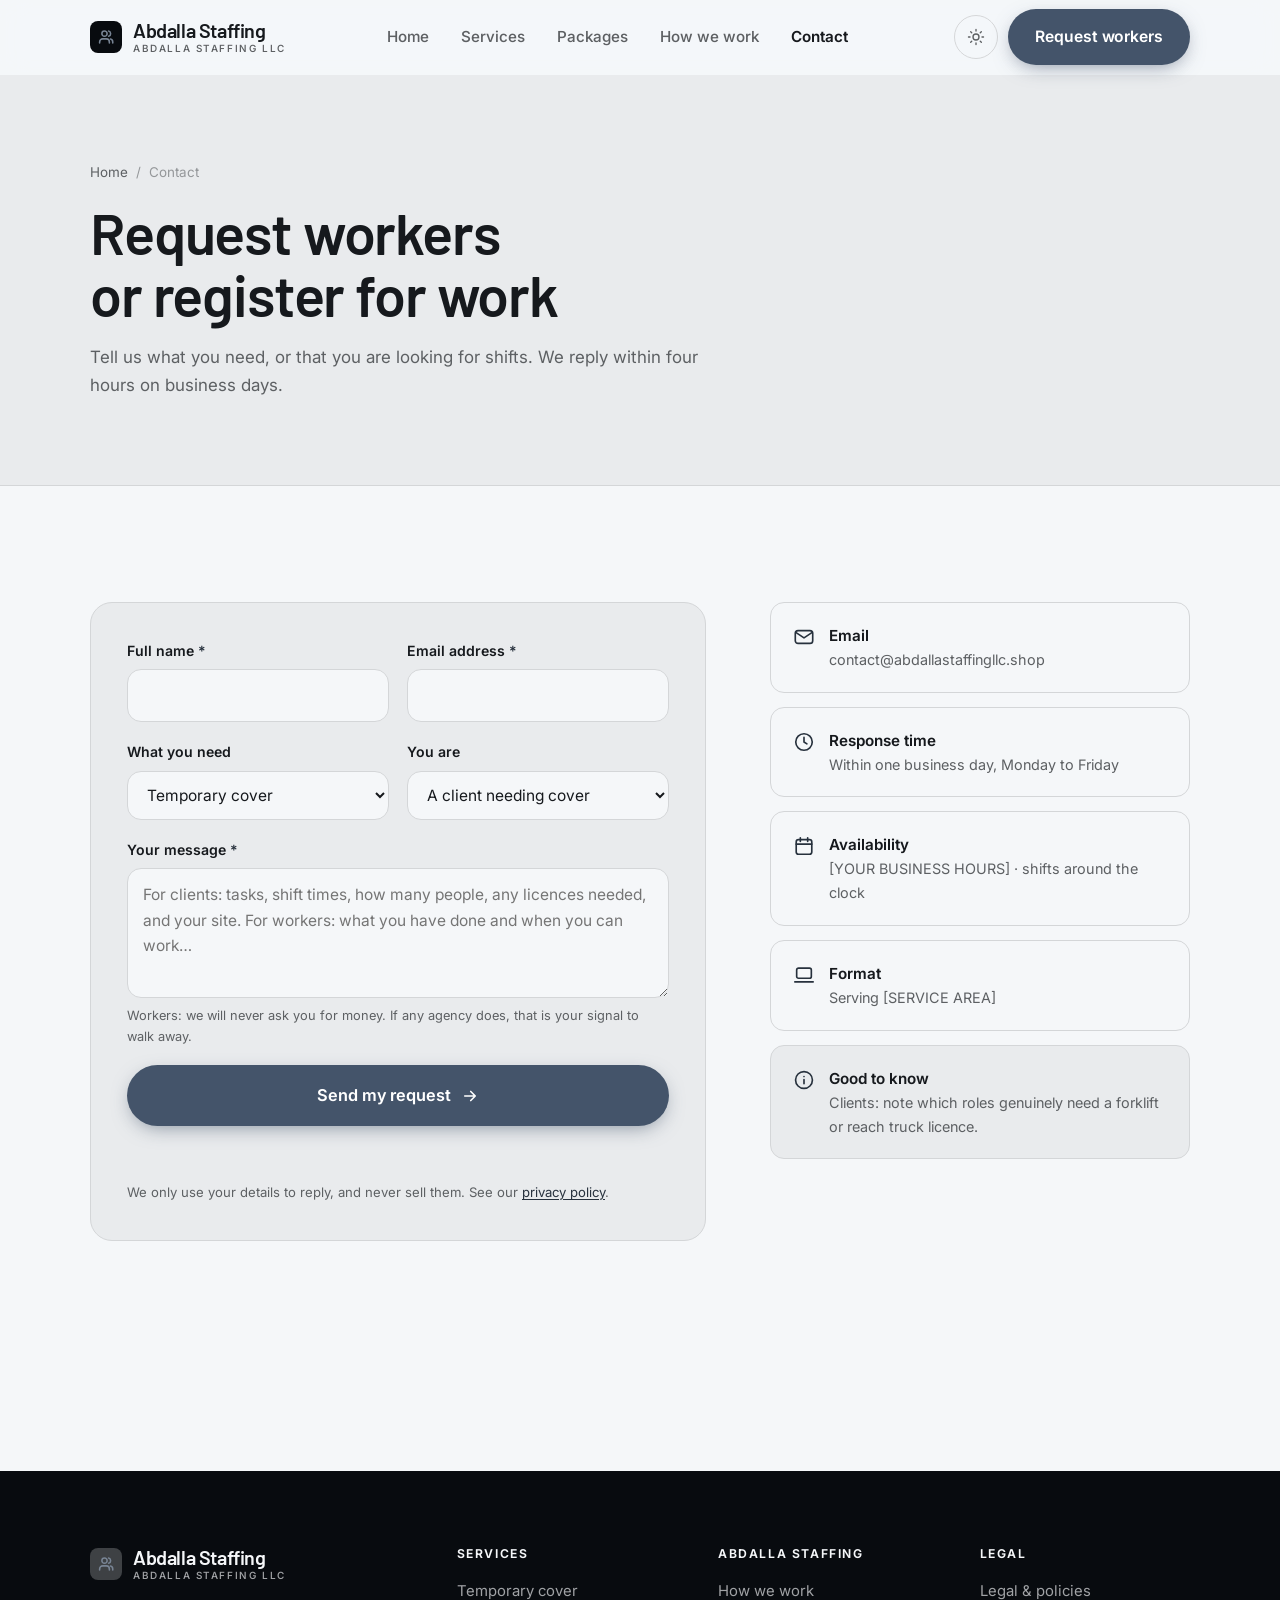
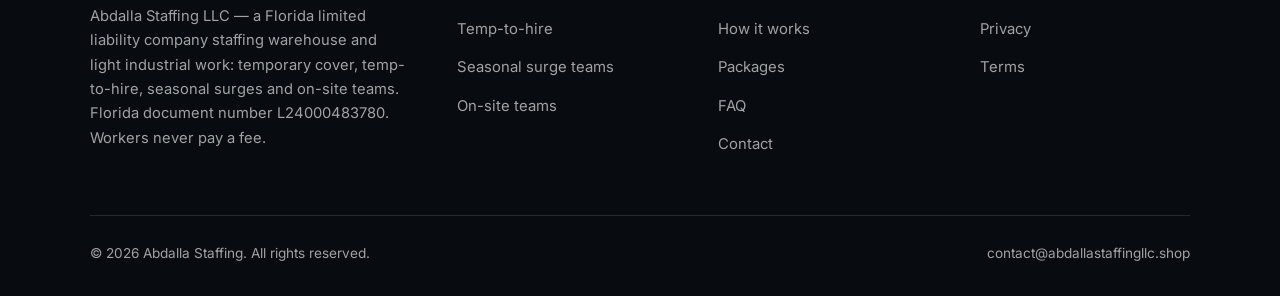
<file: contact.html>
<!DOCTYPE html>
<html lang="en" class="no-js">
<head>
<meta charset="utf-8">
<meta name="viewport" content="width=device-width, initial-scale=1">
<title>Contact — Abdalla Staffing</title>
<meta name="description" content="Contact Abdalla Staffing LLC. Clients hear back within four hours. Workers register free.">
<link rel="canonical" href="https://abdallastaffingllc.shop/contact.html">

<meta property="og:type" content="website">
<meta property="og:url" content="https://abdallastaffingllc.shop/contact.html">
<meta property="og:site_name" content="Abdalla Staffing">
<meta property="og:locale" content="en_US">
<meta property="og:title" content="Contact — Abdalla Staffing">
<meta property="og:description" content="Contact Abdalla Staffing LLC. Clients hear back within four hours. Workers register free.">
<meta name="theme-color" content="#080b0f">

<link rel="icon" href="assets/img/favicon.svg" type="image/svg+xml">
<link rel="preconnect" href="https://fonts.googleapis.com">
<link rel="preconnect" href="https://fonts.gstatic.com" crossorigin>
<link rel="stylesheet" href="https://fonts.googleapis.com/css2?family=Barlow:wght@400;500;600;700&family=Inter:wght@400..700&display=swap">
<link rel="stylesheet" href="assets/css/style.css">

<!-- Thème appliqué avant le premier rendu (évite le flash) -->
<script>
document.documentElement.classList.remove('no-js');
(function(){try{var t=localStorage.getItem('site-theme');if(t){document.documentElement.setAttribute('data-theme',t);}}catch(e){}})();
</script>
</head>

<body>
<a class="skip-link" href="#main">Skip to main content</a>

<header class="site-header">
  <nav class="wrap nav" aria-label="Main navigation">
    <a class="brand" href="index.html">
      <svg class="brand__mark" viewBox="0 0 64 64" aria-hidden="true">
        <rect class="bm-bg" width="64" height="64" rx="16"/>
        <g class="bm-ic" transform="translate(14 14) scale(1.5)" fill="none" stroke-width="2.1" stroke-linecap="round" stroke-linejoin="round"><path d="M16.5 20v-1.5a4 4 0 0 0-4-4h-5a4 4 0 0 0-4 4V20"/><circle cx="10" cy="7.5" r="3.5"/><path d="M21 20v-1.5a4 4 0 0 0-3-3.9M15.5 4.1a3.5 3.5 0 0 1 0 6.8"/></g>
      </svg>
      <span>Abdalla Staffing<span class="brand__sub">Abdalla Staffing LLC</span></span>
    </a>

    <ul class="nav__links" id="nav-links">
      <li><a href="index.html">Home</a></li>
      <li><a href="programs.html">Services</a></li>
      <li><a href="index.html#pricing">Packages</a></li>
      <li><a href="about.html">How we work</a></li>
      <li><a href="contact.html" aria-current="page">Contact</a></li>
      <li><a class="btn btn--primary" href="contact.html">Request workers</a></li>
    </ul>

    <div class="nav__cta">
      <button class="theme-toggle" type="button" aria-label="Switch to dark theme">
        <svg class="icon-sun" viewBox="0 0 24 24" fill="none" stroke="currentColor" stroke-width="1.8" stroke-linecap="round" aria-hidden="true"><circle cx="12" cy="12" r="4"/><path d="M12 2v2m0 16v2M2 12h2m16 0h2M4.9 4.9l1.4 1.4m11.4 11.4 1.4 1.4M19.1 4.9l-1.4 1.4M6.3 17.7l-1.4 1.4"/></svg>
        <svg class="icon-moon" viewBox="0 0 24 24" fill="none" stroke="currentColor" stroke-width="1.8" stroke-linecap="round" stroke-linejoin="round" aria-hidden="true"><path d="M21 12.8A9 9 0 1 1 11.2 3a7 7 0 0 0 9.8 9.8z"/></svg>
      </button>
      <a class="btn btn--primary" href="contact.html">Request workers</a>
      <button class="nav__toggle" type="button" aria-expanded="false" aria-controls="nav-links" aria-label="Open menu">
        <svg class="icon-open" viewBox="0 0 24 24" fill="none" stroke="currentColor" stroke-width="2" stroke-linecap="round" aria-hidden="true"><path d="M3 6h18M3 12h18M3 18h18"/></svg>
        <svg class="icon-close" viewBox="0 0 24 24" fill="none" stroke="currentColor" stroke-width="2" stroke-linecap="round" aria-hidden="true"><path d="M6 6l12 12M18 6L6 18"/></svg>
      </button>
    </div>
  </nav>
</header>

<main id="main">

<section class="page-head">
  <div class="wrap">
    <nav class="breadcrumb" aria-label="Breadcrumb">
      <a href="index.html">Home</a><span>/</span><span aria-current="page">Contact</span>
    </nav>
    <h1>Request workers or register for work</h1>
    <p>Tell us what you need, or that you are looking for shifts. We reply within four hours on business days.</p>
  </div>
</section>

<section class="section wrap">
  <div class="form-layout">

    <!--
      FORM: the action attribute holds a placeholder id. Create a free form at
      https://formspree.io and replace VOTRE_ID_FORMSPREE. Until then, the button
      opens the visitor's email app with a pre-filled message to contact@abdallastaffingllc.shop.
    -->
    <form class="form" id="contact-form" action="https://formspree.io/f/VOTRE_ID_FORMSPREE" method="POST"
          data-email="contact@abdallastaffingllc.shop" data-subject="Staffing enquiry"
          data-msg-mail="Your email app will open with the message ready to send." data-msg-sending="Sending…"
          data-msg-ok="Thanks! Your message is on its way. We reply within one business day." data-msg-err="Sending failed. Please email us directly at">
      <div class="form__row">
        <div class="field">
          <label for="nom">Full name <span class="req" aria-hidden="true">*</span></label>
          <input type="text" id="nom" name="nom" autocomplete="name" required>
        </div>
        <div class="field">
          <label for="email">Email address <span class="req" aria-hidden="true">*</span></label>
          <input type="email" id="email" name="email" autocomplete="email" required>
        </div>
      </div>

      <div class="form__row">
        <div class="field">
          <label for="programme">What you need</label>
          <select id="programme" name="programme">
            <option>Temporary cover</option>
            <option>Temp-to-hire</option>
            <option>Seasonal surge teams</option>
            <option>On-site teams</option>
            <option>Not sure yet</option>
          </select>
        </div>
        <div class="field">
          <label for="niveau">You are</label>
          <select id="niveau" name="niveau">
            <option>A client needing cover</option>
            <option>A client planning a peak</option>
            <option>A worker looking for shifts</option>
            <option>Asking about temp-to-hire</option>
          </select>
        </div>
      </div>

      <div class="field">
        <label for="message">Your message <span class="req" aria-hidden="true">*</span></label>
        <textarea id="message" name="message" required placeholder="For clients: tasks, shift times, how many people, any licences needed, and your site. For workers: what you have done and when you can work…"></textarea>
        <span class="field__hint">Workers: we will never ask you for money. If any agency does, that is your signal to walk away.</span>
      </div>

      <!-- Bot trap: hidden from humans -->
      <div class="visually-hidden" aria-hidden="true">
        <label for="site-web">Leave this field empty</label>
        <input type="text" id="site-web" name="_gotcha" tabindex="-1" autocomplete="off">
      </div>

      <button class="btn btn--primary btn--lg" type="submit">Send my request <svg viewBox="0 0 24 24" fill="none" stroke="currentColor" stroke-width="2.2" stroke-linecap="round" stroke-linejoin="round" aria-hidden="true"><path d="M5 12h14M13 6l6 6-6 6"/></svg></button>

      <p id="form-status" class="form__status" role="status" aria-live="polite"></p>

      <p class="form__note">
        We only use your details to reply, and never sell them. See our <a href="legal.html#privacy">privacy policy</a>.
      </p>
    </form>

    <aside class="contact-aside">
      <div class="contact-card">
        <svg viewBox="0 0 24 24" fill="none" stroke="currentColor" stroke-width="1.8" stroke-linecap="round" stroke-linejoin="round" aria-hidden="true"><rect x="2.5" y="5" width="19" height="14" rx="3"/><path d="M3 7l9 6 9-6"/></svg>
        <div><b>Email</b><a href="mailto:contact@abdallastaffingllc.shop">contact@abdallastaffingllc.shop</a></div>
      </div>
      <div class="contact-card">
        <svg viewBox="0 0 24 24" fill="none" stroke="currentColor" stroke-width="1.8" stroke-linecap="round" stroke-linejoin="round" aria-hidden="true"><circle cx="12" cy="12" r="9"/><path d="M12 7v5l3.2 2"/></svg>
        <div><b>Response time</b><span>Within one business day, Monday to Friday</span></div>
      </div>
      <div class="contact-card">
        <svg viewBox="0 0 24 24" fill="none" stroke="currentColor" stroke-width="1.8" stroke-linecap="round" stroke-linejoin="round" aria-hidden="true"><rect x="3.5" y="5" width="17" height="16" rx="2.5"/><path d="M8 3v4M16 3v4M3.5 10h17"/></svg>
        <div><b>Availability</b><span>[YOUR BUSINESS HOURS] · shifts around the clock</span></div>
      </div>
      <div class="contact-card">
        <svg viewBox="0 0 24 24" fill="none" stroke="currentColor" stroke-width="1.8" stroke-linecap="round" stroke-linejoin="round" aria-hidden="true"><rect x="4" y="4.5" width="16" height="11" rx="2"/><path d="M2 19.5h20"/></svg>
        <div><b>Format</b><span>Serving [SERVICE AREA]</span></div>
      </div>
      <div class="contact-card contact-card--soft">
        <svg viewBox="0 0 24 24" fill="none" stroke="currentColor" stroke-width="1.8" stroke-linecap="round" stroke-linejoin="round" aria-hidden="true"><circle cx="12" cy="12" r="9.2"/><path d="M12 16v-4.5M12 8.2v.1"/></svg>
        <div><b>Good to know</b><span>Clients: note which roles genuinely need a forklift or reach truck licence.</span></div>
      </div>
    </aside>

  </div>
</section>

</main>

<footer class="site-footer">
  <div class="wrap">
    <div class="footer__grid">
      <div class="footer__brand">
        <a class="brand" href="index.html">
          <svg class="brand__mark" viewBox="0 0 64 64" aria-hidden="true">
        <rect class="bm-bg" width="64" height="64" rx="16"/>
        <g class="bm-ic" transform="translate(14 14) scale(1.5)" fill="none" stroke-width="2.1" stroke-linecap="round" stroke-linejoin="round"><path d="M16.5 20v-1.5a4 4 0 0 0-4-4h-5a4 4 0 0 0-4 4V20"/><circle cx="10" cy="7.5" r="3.5"/><path d="M21 20v-1.5a4 4 0 0 0-3-3.9M15.5 4.1a3.5 3.5 0 0 1 0 6.8"/></g>
      </svg>
          <span>Abdalla Staffing<span class="brand__sub">Abdalla Staffing LLC</span></span>
        </a>
        <p>Abdalla Staffing LLC — a Florida limited liability company staffing warehouse and light industrial work: temporary cover, temp-to-hire, seasonal surges and on-site teams. Florida document number L24000483780. Workers never pay a fee.</p>
      </div>

      <div class="footer__col">
        <h4>Services</h4>
        <ul>
          <li><a href="programs.html#temp">Temporary cover</a></li>
          <li><a href="programs.html#temptohire">Temp-to-hire</a></li>
          <li><a href="programs.html#seasonal">Seasonal surge teams</a></li>
          <li><a href="programs.html#onsite">On-site teams</a></li>
        </ul>
      </div>

      <div class="footer__col">
        <h4>Abdalla Staffing</h4>
        <ul>
          <li><a href="about.html">How we work</a></li>
          <li><a href="index.html#how-it-works">How it works</a></li>
          <li><a href="index.html#pricing">Packages</a></li>
          <li><a href="index.html#faq">FAQ</a></li>
          <li><a href="contact.html">Contact</a></li>
        </ul>
      </div>

      <div class="footer__col">
        <h4>Legal</h4>
        <ul>
          <li><a href="legal.html">Legal &amp; policies</a></li>
          <li><a href="legal.html#privacy">Privacy</a></li>
          <li><a href="legal.html#terms">Terms</a></li>
        </ul>
      </div>
    </div>

    <div class="footer__bottom">
      <p>© <span data-year>2026</span> Abdalla Staffing. All rights reserved.</p>
      <p><a href="mailto:contact@abdallastaffingllc.shop">contact@abdallastaffingllc.shop</a></p>
    </div>
  </div>
</footer>

<script src="assets/js/main.js" defer></script>
</body>
</html>
</file>
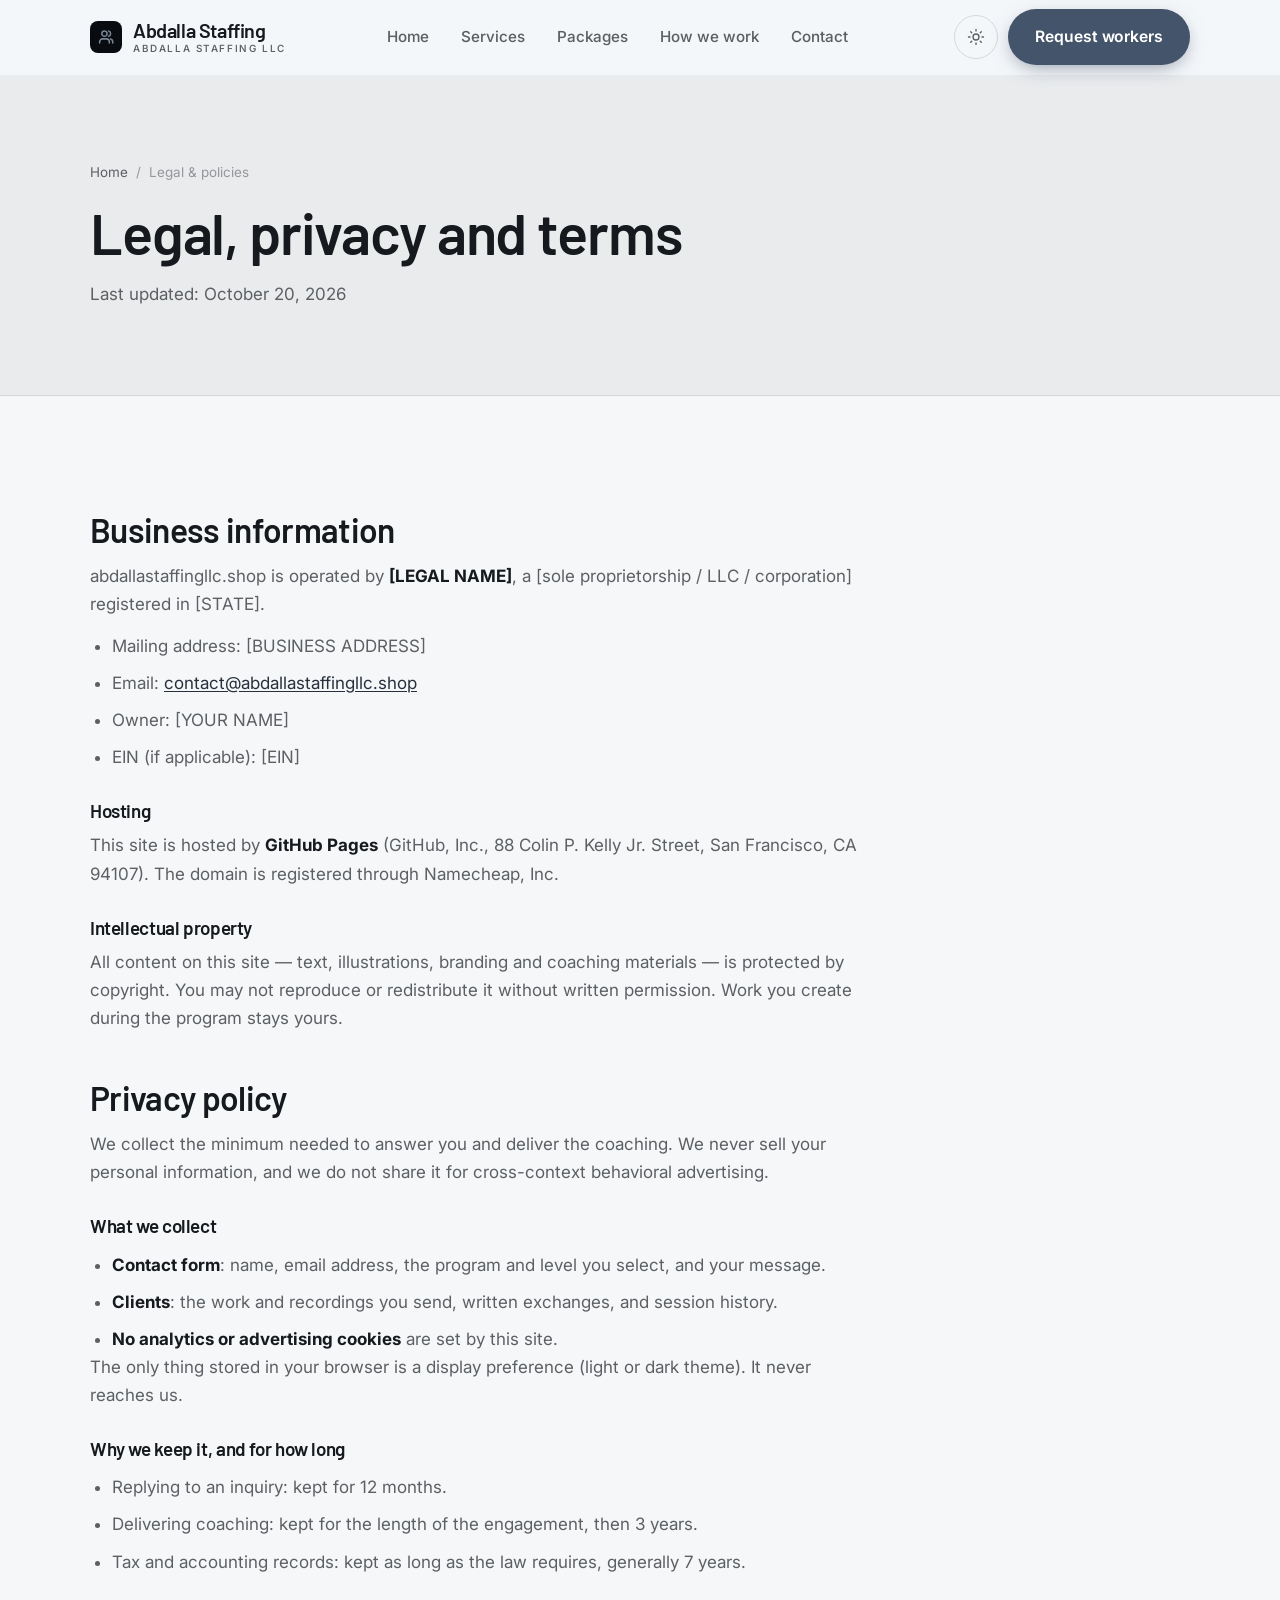
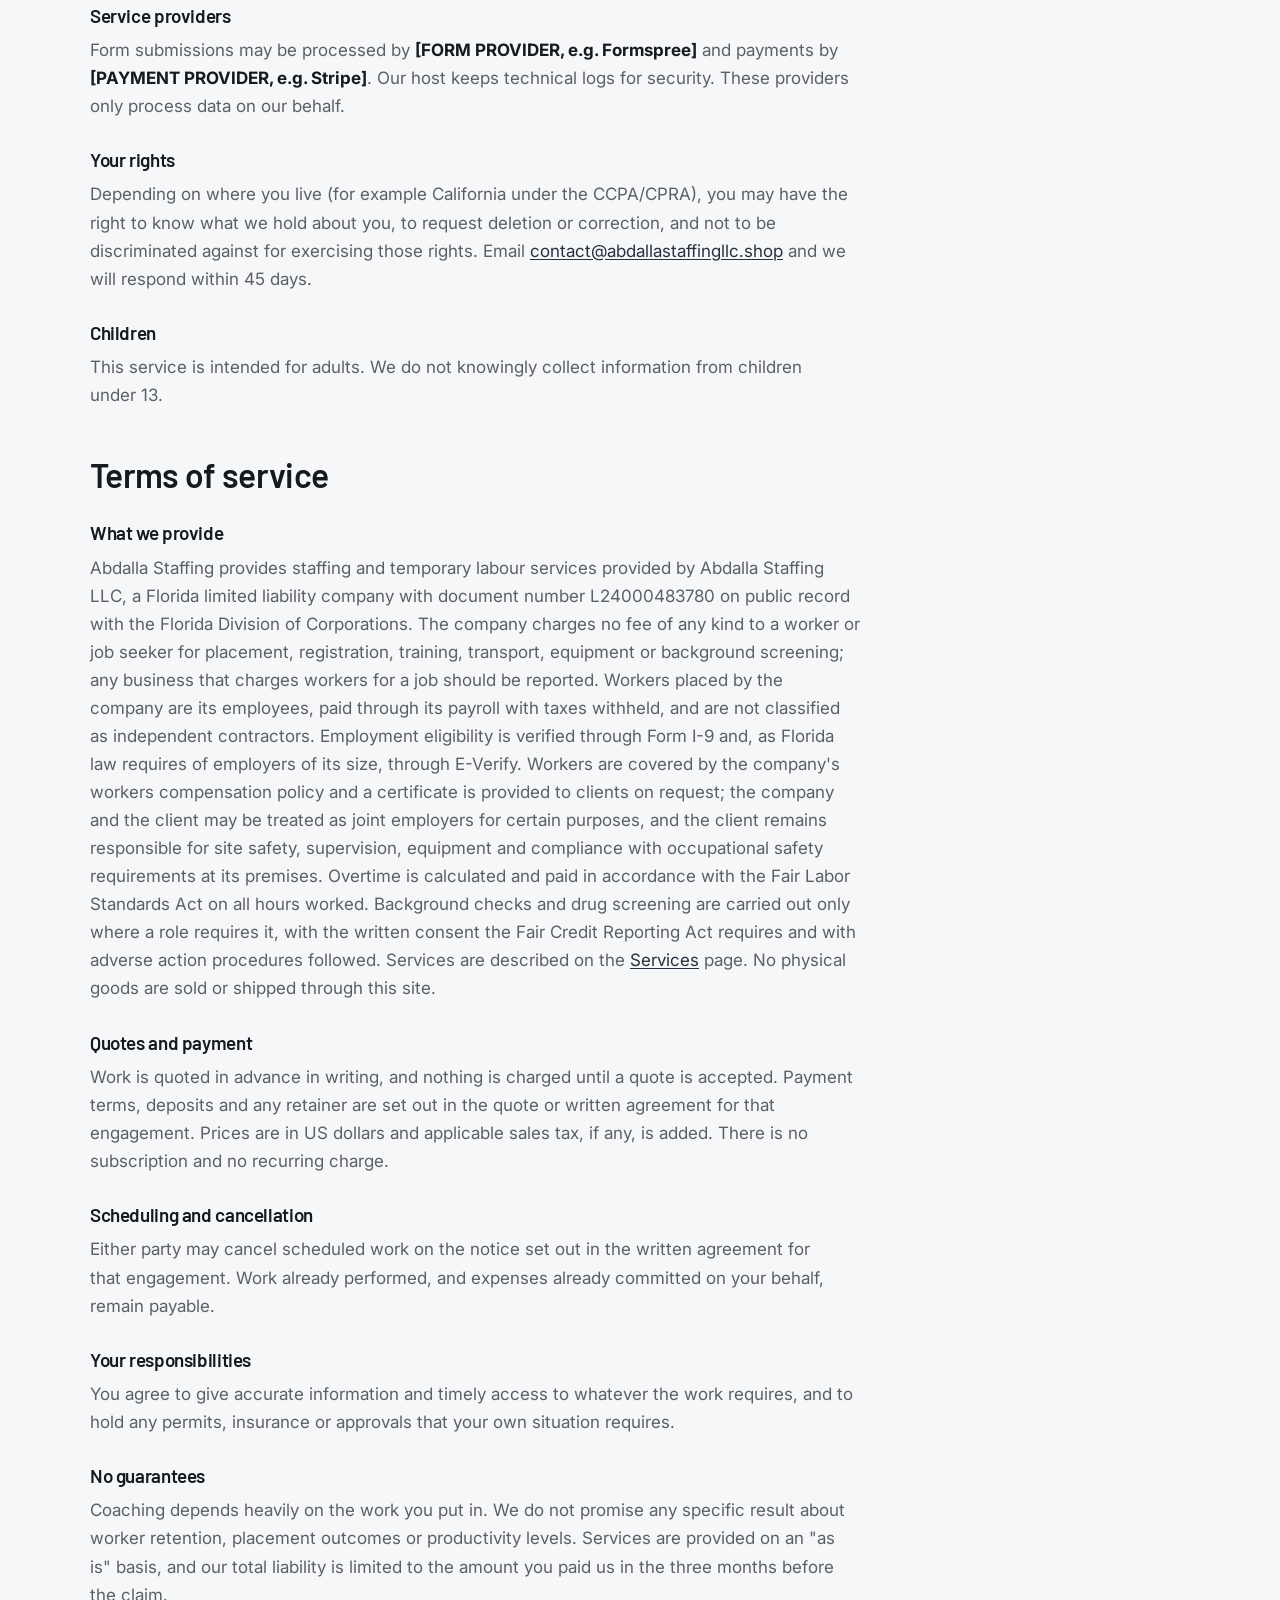
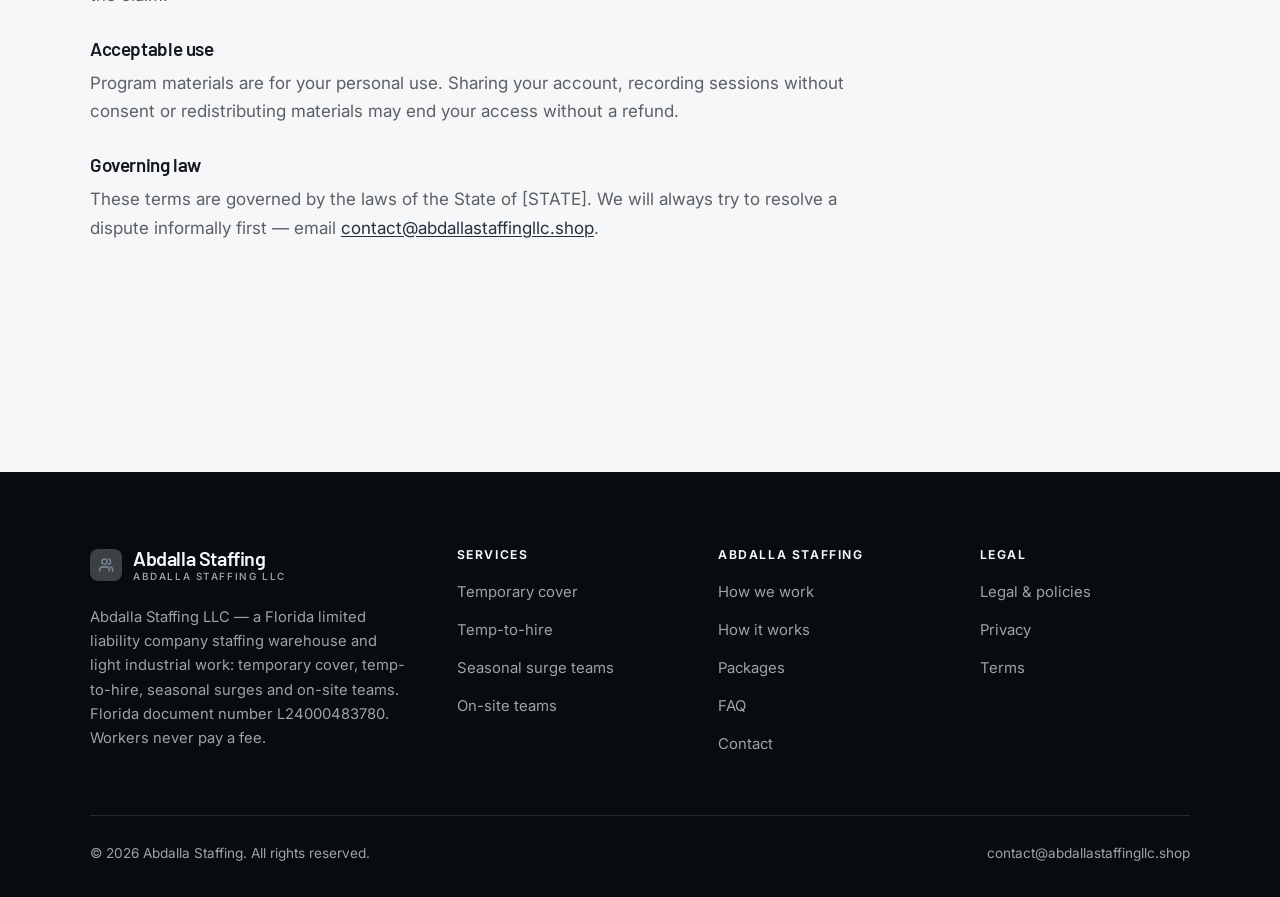
<file: legal.html>
<!DOCTYPE html>
<html lang="en" class="no-js">
<head>
<meta charset="utf-8">
<meta name="viewport" content="width=device-width, initial-scale=1">
<title>Legal, privacy and terms — Abdalla Staffing</title>
<meta name="description" content="Business information, privacy policy and terms of service for Abdalla Staffing.">
<meta name="robots" content="noindex">

<meta property="og:type" content="website">
<meta property="og:url" content="https://abdallastaffingllc.shop/legal.html">
<meta property="og:site_name" content="Abdalla Staffing">
<meta property="og:locale" content="en_US">
<meta property="og:title" content="Legal, privacy and terms — Abdalla Staffing">
<meta property="og:description" content="Business information, privacy policy and terms of service for Abdalla Staffing.">
<meta name="theme-color" content="#080b0f">

<link rel="icon" href="assets/img/favicon.svg" type="image/svg+xml">
<link rel="preconnect" href="https://fonts.googleapis.com">
<link rel="preconnect" href="https://fonts.gstatic.com" crossorigin>
<link rel="stylesheet" href="https://fonts.googleapis.com/css2?family=Barlow:wght@400;500;600;700&family=Inter:wght@400..700&display=swap">
<link rel="stylesheet" href="assets/css/style.css">

<!-- Thème appliqué avant le premier rendu (évite le flash) -->
<script>
document.documentElement.classList.remove('no-js');
(function(){try{var t=localStorage.getItem('site-theme');if(t){document.documentElement.setAttribute('data-theme',t);}}catch(e){}})();
</script>
</head>

<body>
<a class="skip-link" href="#main">Skip to main content</a>

<header class="site-header">
  <nav class="wrap nav" aria-label="Main navigation">
    <a class="brand" href="index.html">
      <svg class="brand__mark" viewBox="0 0 64 64" aria-hidden="true">
        <rect class="bm-bg" width="64" height="64" rx="16"/>
        <g class="bm-ic" transform="translate(14 14) scale(1.5)" fill="none" stroke-width="2.1" stroke-linecap="round" stroke-linejoin="round"><path d="M16.5 20v-1.5a4 4 0 0 0-4-4h-5a4 4 0 0 0-4 4V20"/><circle cx="10" cy="7.5" r="3.5"/><path d="M21 20v-1.5a4 4 0 0 0-3-3.9M15.5 4.1a3.5 3.5 0 0 1 0 6.8"/></g>
      </svg>
      <span>Abdalla Staffing<span class="brand__sub">Abdalla Staffing LLC</span></span>
    </a>

    <ul class="nav__links" id="nav-links">
      <li><a href="index.html">Home</a></li>
      <li><a href="programs.html">Services</a></li>
      <li><a href="index.html#pricing">Packages</a></li>
      <li><a href="about.html">How we work</a></li>
      <li><a href="contact.html">Contact</a></li>
      <li><a class="btn btn--primary" href="contact.html">Request workers</a></li>
    </ul>

    <div class="nav__cta">
      <button class="theme-toggle" type="button" aria-label="Switch to dark theme">
        <svg class="icon-sun" viewBox="0 0 24 24" fill="none" stroke="currentColor" stroke-width="1.8" stroke-linecap="round" aria-hidden="true"><circle cx="12" cy="12" r="4"/><path d="M12 2v2m0 16v2M2 12h2m16 0h2M4.9 4.9l1.4 1.4m11.4 11.4 1.4 1.4M19.1 4.9l-1.4 1.4M6.3 17.7l-1.4 1.4"/></svg>
        <svg class="icon-moon" viewBox="0 0 24 24" fill="none" stroke="currentColor" stroke-width="1.8" stroke-linecap="round" stroke-linejoin="round" aria-hidden="true"><path d="M21 12.8A9 9 0 1 1 11.2 3a7 7 0 0 0 9.8 9.8z"/></svg>
      </button>
      <a class="btn btn--primary" href="contact.html">Request workers</a>
      <button class="nav__toggle" type="button" aria-expanded="false" aria-controls="nav-links" aria-label="Open menu">
        <svg class="icon-open" viewBox="0 0 24 24" fill="none" stroke="currentColor" stroke-width="2" stroke-linecap="round" aria-hidden="true"><path d="M3 6h18M3 12h18M3 18h18"/></svg>
        <svg class="icon-close" viewBox="0 0 24 24" fill="none" stroke="currentColor" stroke-width="2" stroke-linecap="round" aria-hidden="true"><path d="M6 6l12 12M18 6L6 18"/></svg>
      </button>
    </div>
  </nav>
</header>

<main id="main">

<section class="page-head">
  <div class="wrap">
    <nav class="breadcrumb" aria-label="Breadcrumb">
      <a href="index.html">Home</a><span>/</span><span aria-current="page">Legal &amp; policies</span>
    </nav>
    <h1>Legal, privacy and terms</h1>
    <p>Last updated: <time datetime="2026-10-20">October 20, 2026</time></p>
  </div>
</section>

<section class="section wrap">
  <div class="prose">

    <!--
      TO DO: this is a skeleton, not legal advice. Replace every [BRACKET] with
      your real details before selling, and have a lawyer review it if you can.
      Consumer protection rules differ by state.
    -->

    <h2 id="business">Business information</h2>
    <p>
      abdallastaffingllc.shop is operated by <strong>[LEGAL NAME]</strong>, a [sole proprietorship / LLC / corporation]
      registered in [STATE].
    </p>
    <ul>
      <li>Mailing address: [BUSINESS ADDRESS]</li>
      <li>Email: <a href="mailto:contact@abdallastaffingllc.shop">contact@abdallastaffingllc.shop</a></li>
      <li>Owner: [YOUR NAME]</li>
      <li>EIN (if applicable): [EIN]</li>
    </ul>

    <h3>Hosting</h3>
    <p>
      This site is hosted by <strong>GitHub Pages</strong> (GitHub, Inc., 88 Colin P. Kelly Jr. Street,
      San Francisco, CA 94107). The domain is registered through Namecheap, Inc.
    </p>

    <h3>Intellectual property</h3>
    <p>
      All content on this site — text, illustrations, branding and coaching materials — is protected by
      copyright. You may not reproduce or redistribute it without written permission. Work you create during
      the program stays yours.
    </p>

    <h2 id="privacy">Privacy policy</h2>
    <p>
      We collect the minimum needed to answer you and deliver the coaching. We never sell your personal
      information, and we do not share it for cross-context behavioral advertising.
    </p>
    <h3>What we collect</h3>
    <ul>
      <li><strong>Contact form</strong>: name, email address, the program and level you select, and your message.</li>
      <li><strong>Clients</strong>: the work and recordings you send, written exchanges, and session history.</li>
      <li><strong>No analytics or advertising cookies</strong> are set by this site.</li>
    </ul>
    <p>
      The only thing stored in your browser is a display preference (light or dark theme). It never reaches us.
    </p>
    <h3>Why we keep it, and for how long</h3>
    <ul>
      <li>Replying to an inquiry: kept for 12 months.</li>
      <li>Delivering coaching: kept for the length of the engagement, then 3 years.</li>
      <li>Tax and accounting records: kept as long as the law requires, generally 7 years.</li>
    </ul>
    <h3>Service providers</h3>
    <p>
      Form submissions may be processed by <strong>[FORM PROVIDER, e.g. Formspree]</strong> and payments by
      <strong>[PAYMENT PROVIDER, e.g. Stripe]</strong>. Our host keeps technical logs for security. These
      providers only process data on our behalf.
    </p>
    <h3>Your rights</h3>
    <p>
      Depending on where you live (for example California under the CCPA/CPRA), you may have the right to
      know what we hold about you, to request deletion or correction, and not to be discriminated against for
      exercising those rights. Email <a href="mailto:contact@abdallastaffingllc.shop">contact@abdallastaffingllc.shop</a> and we will respond within 45 days.
    </p>
    <h3>Children</h3>
    <p>
      This service is intended for adults. We do not knowingly collect information from children under 13.
    </p>

    <h2 id="terms">Terms of service</h2>
    <h3>What we provide</h3>
    <p>
      Abdalla Staffing provides staffing and temporary labour services provided by Abdalla Staffing LLC, a Florida limited liability company with document number L24000483780 on public record with the Florida Division of Corporations. The company charges no fee of any kind to a worker or job seeker for placement, registration, training, transport, equipment or background screening; any business that charges workers for a job should be reported. Workers placed by the company are its employees, paid through its payroll with taxes withheld, and are not classified as independent contractors. Employment eligibility is verified through Form I-9 and, as Florida law requires of employers of its size, through E-Verify. Workers are covered by the company's workers compensation policy and a certificate is provided to clients on request; the company and the client may be treated as joint employers for certain purposes, and the client remains responsible for site safety, supervision, equipment and compliance with occupational safety requirements at its premises. Overtime is calculated and paid in accordance with the Fair Labor Standards Act on all hours worked. Background checks and drug screening are carried out only where a role requires it, with the written consent the Fair Credit Reporting Act requires and with adverse action procedures followed. Services are described on the
      <a href="programs.html">Services</a> page. No physical goods are sold or shipped through this site.
    </p>
    <h3>Quotes and payment</h3>
    <p>
      Work is quoted in advance in writing, and nothing is charged until a quote is accepted. Payment terms,
      deposits and any retainer are set out in the quote or written agreement for that engagement. Prices are in
      US dollars and applicable sales tax, if any, is added. There is no subscription and no recurring charge.
    </p>
    <h3>Scheduling and cancellation</h3>
    <p>
      Either party may cancel scheduled work on the notice set out in the written agreement for that engagement.
      Work already performed, and expenses already committed on your behalf, remain payable.
    </p>
    <h3>Your responsibilities</h3>
    <p>
      You agree to give accurate information and timely access to whatever the work requires, and to hold any
      permits, insurance or approvals that your own situation requires.
    </p>

    <h3>No guarantees</h3>
    <p>
      Coaching depends heavily on the work you put in. We do not promise any specific result
      about worker retention, placement outcomes or productivity levels. Services are provided on an "as is" basis, and our total
      liability is limited to the amount you paid us in the three months before the claim.
    </p>
    <h3>Acceptable use</h3>
    <p>
      Program materials are for your personal use. Sharing your account, recording sessions without consent
      or redistributing materials may end your access without a refund.
    </p>
    <h3>Governing law</h3>
    <p>
      These terms are governed by the laws of the State of [STATE]. We will always try to resolve a dispute
      informally first — email <a href="mailto:contact@abdallastaffingllc.shop">contact@abdallastaffingllc.shop</a>.
    </p>

  </div>
</section>

</main>

<footer class="site-footer">
  <div class="wrap">
    <div class="footer__grid">
      <div class="footer__brand">
        <a class="brand" href="index.html">
          <svg class="brand__mark" viewBox="0 0 64 64" aria-hidden="true">
        <rect class="bm-bg" width="64" height="64" rx="16"/>
        <g class="bm-ic" transform="translate(14 14) scale(1.5)" fill="none" stroke-width="2.1" stroke-linecap="round" stroke-linejoin="round"><path d="M16.5 20v-1.5a4 4 0 0 0-4-4h-5a4 4 0 0 0-4 4V20"/><circle cx="10" cy="7.5" r="3.5"/><path d="M21 20v-1.5a4 4 0 0 0-3-3.9M15.5 4.1a3.5 3.5 0 0 1 0 6.8"/></g>
      </svg>
          <span>Abdalla Staffing<span class="brand__sub">Abdalla Staffing LLC</span></span>
        </a>
        <p>Abdalla Staffing LLC — a Florida limited liability company staffing warehouse and light industrial work: temporary cover, temp-to-hire, seasonal surges and on-site teams. Florida document number L24000483780. Workers never pay a fee.</p>
      </div>

      <div class="footer__col">
        <h4>Services</h4>
        <ul>
          <li><a href="programs.html#temp">Temporary cover</a></li>
          <li><a href="programs.html#temptohire">Temp-to-hire</a></li>
          <li><a href="programs.html#seasonal">Seasonal surge teams</a></li>
          <li><a href="programs.html#onsite">On-site teams</a></li>
        </ul>
      </div>

      <div class="footer__col">
        <h4>Abdalla Staffing</h4>
        <ul>
          <li><a href="about.html">How we work</a></li>
          <li><a href="index.html#how-it-works">How it works</a></li>
          <li><a href="index.html#pricing">Packages</a></li>
          <li><a href="index.html#faq">FAQ</a></li>
          <li><a href="contact.html">Contact</a></li>
        </ul>
      </div>

      <div class="footer__col">
        <h4>Legal</h4>
        <ul>
          <li><a href="legal.html">Legal &amp; policies</a></li>
          <li><a href="legal.html#privacy">Privacy</a></li>
          <li><a href="legal.html#terms">Terms</a></li>
        </ul>
      </div>
    </div>

    <div class="footer__bottom">
      <p>© <span data-year>2026</span> Abdalla Staffing. All rights reserved.</p>
      <p><a href="mailto:contact@abdallastaffingllc.shop">contact@abdallastaffingllc.shop</a></p>
    </div>
  </div>
</footer>

<script src="assets/js/main.js" defer></script>
</body>
</html>
</file>
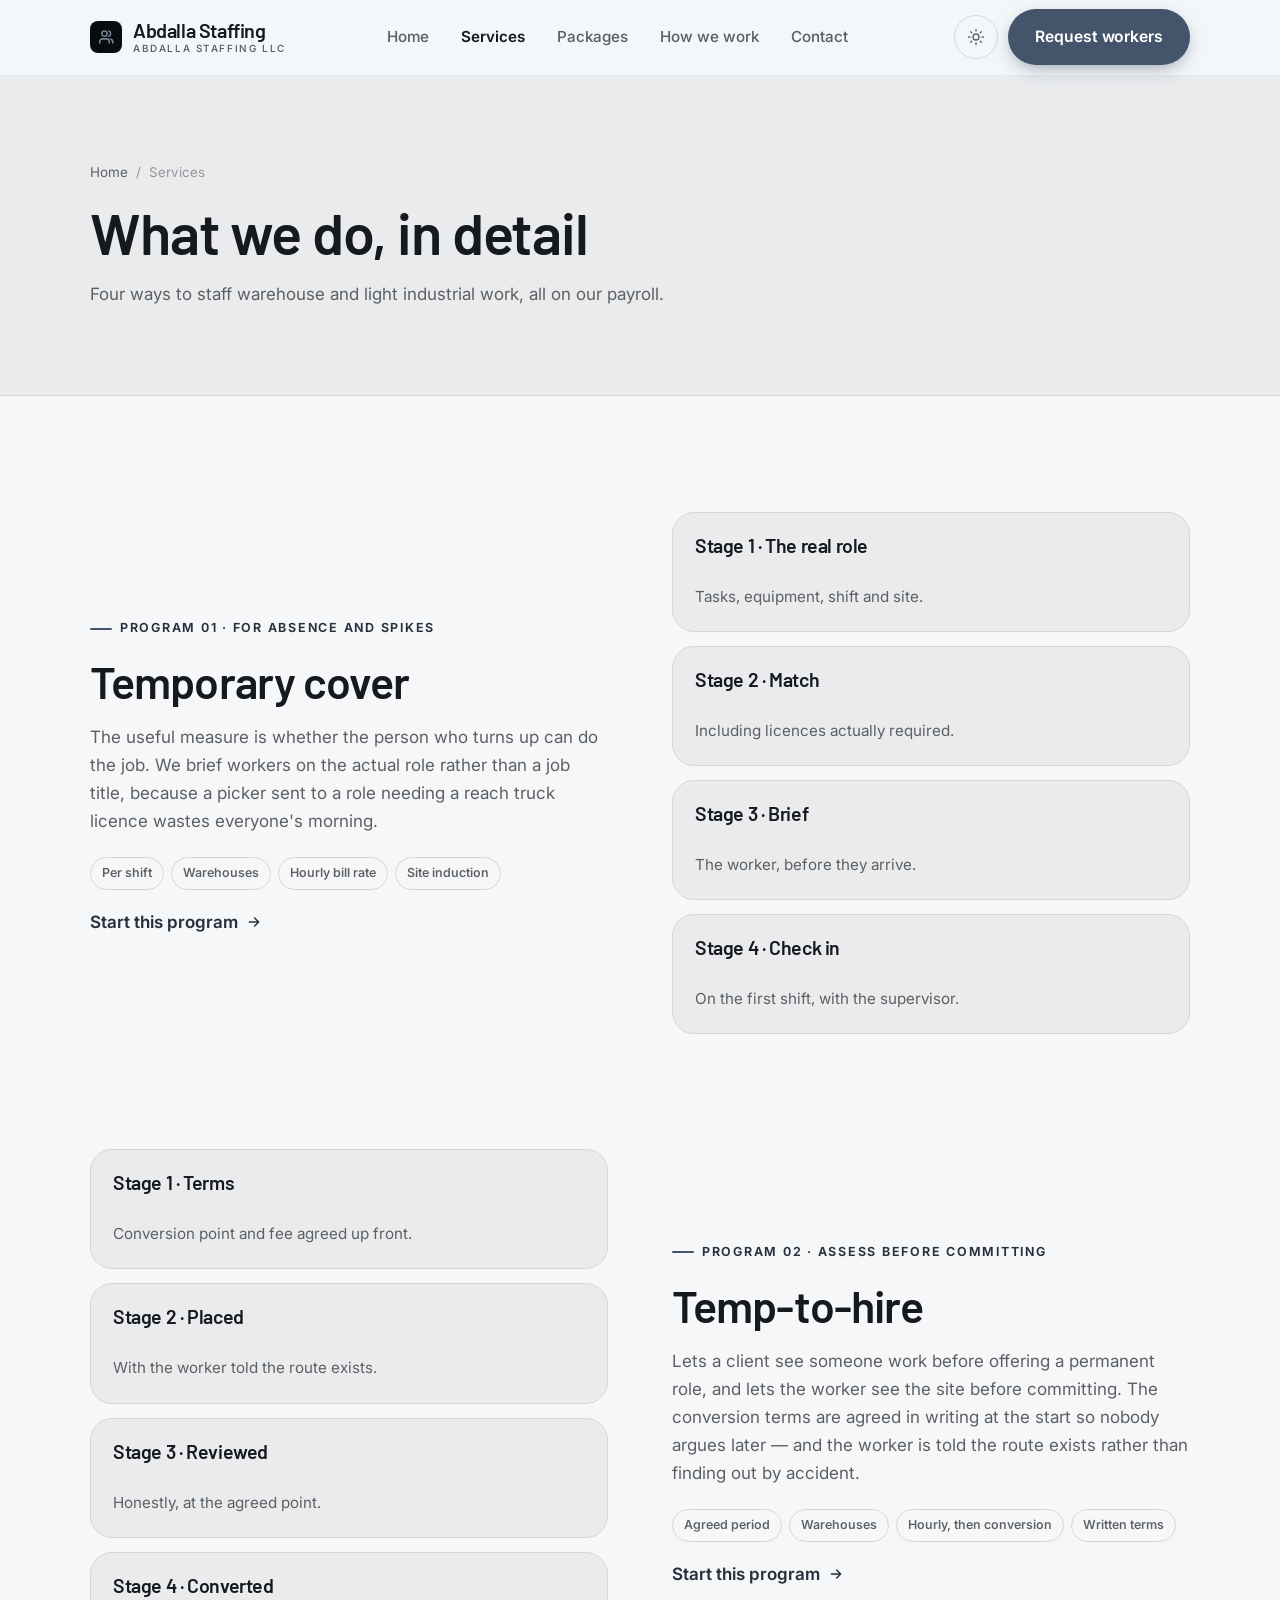
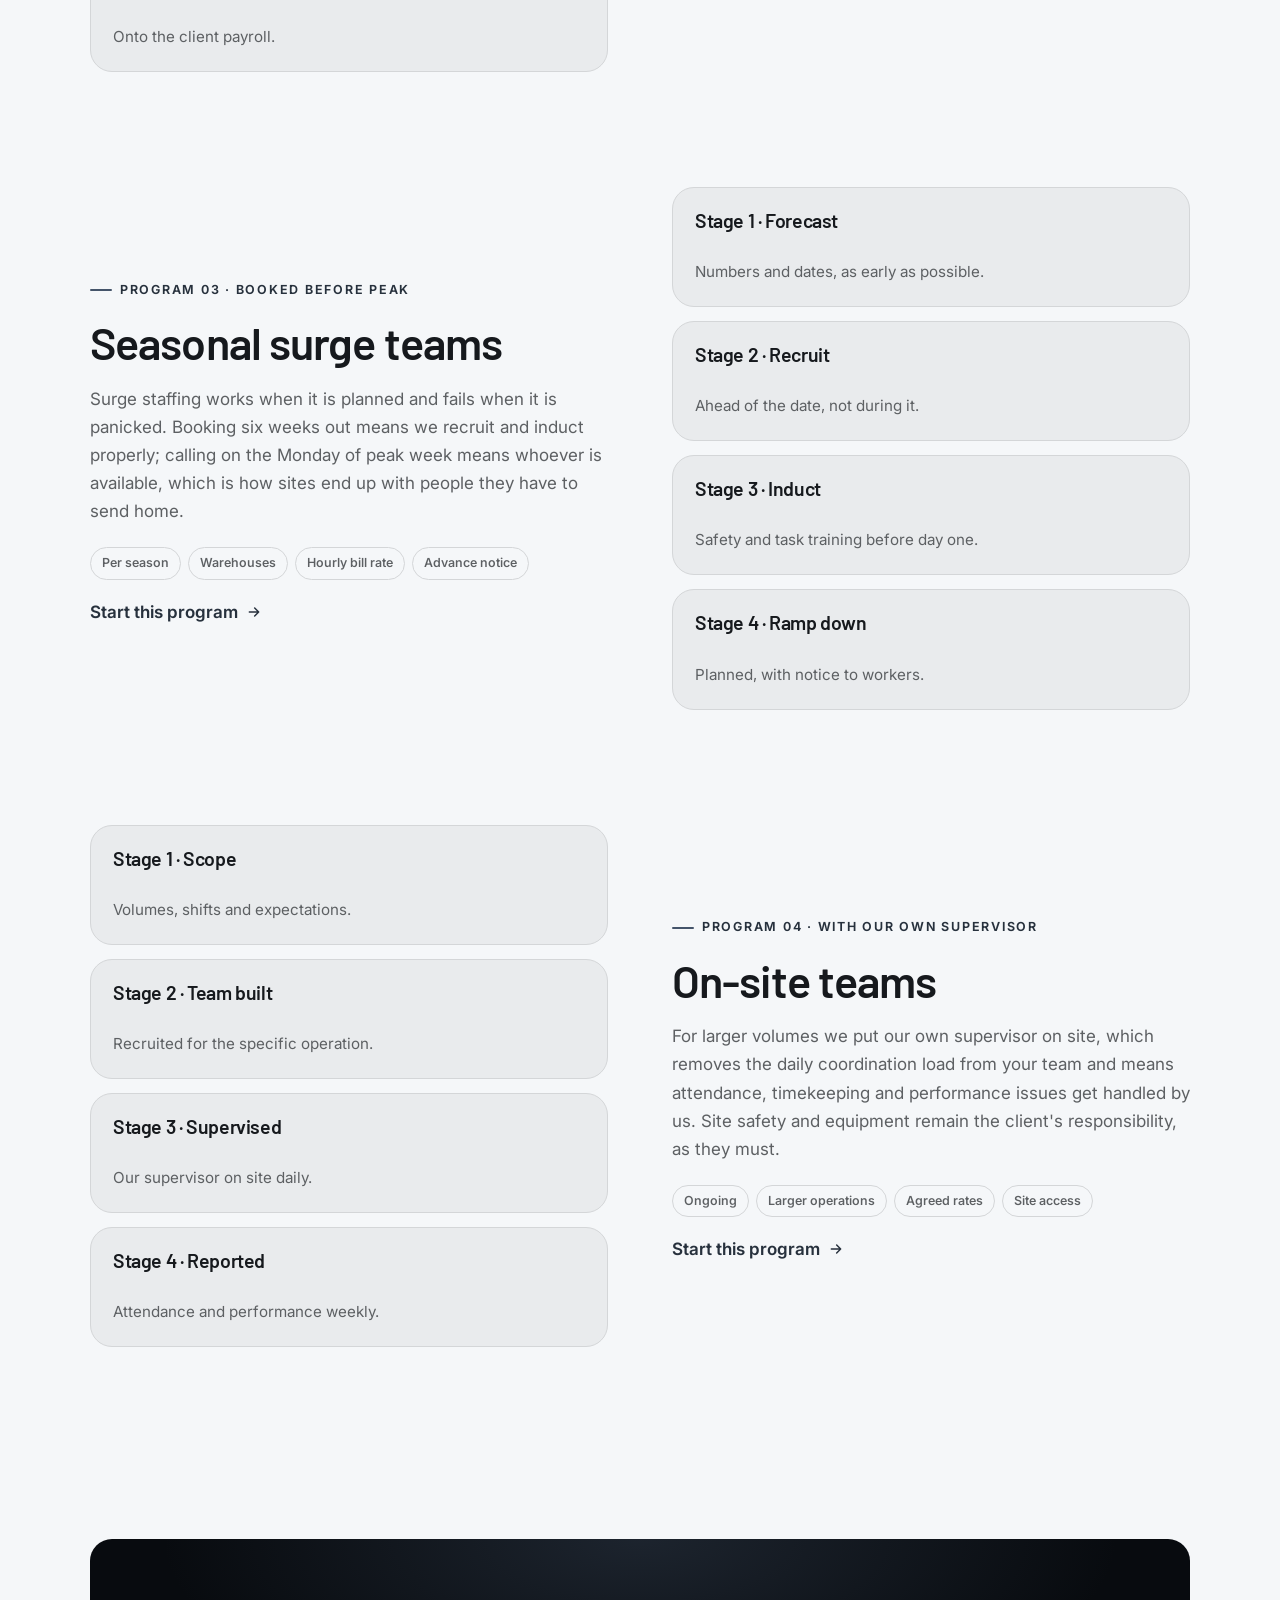
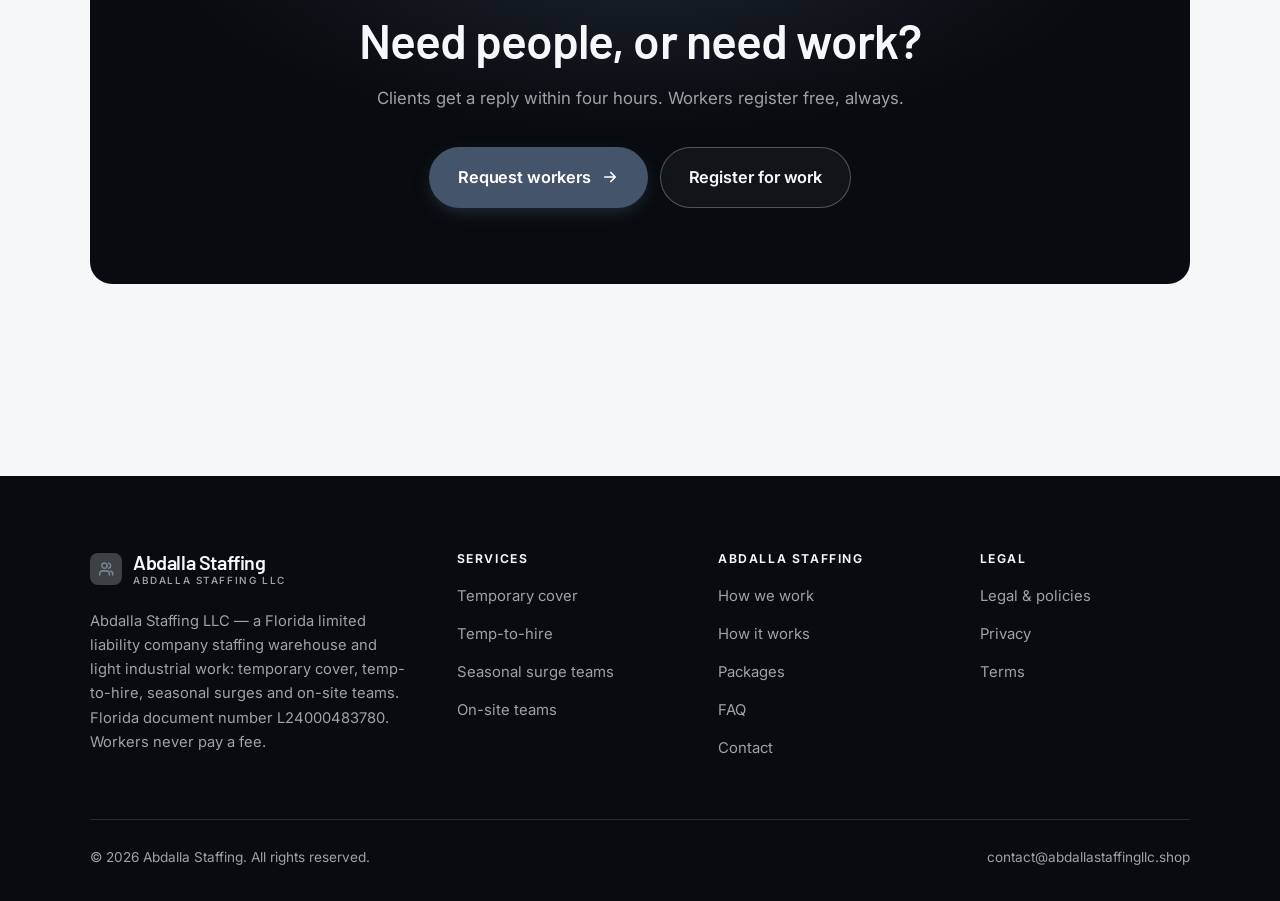
<file: programs.html>
<!DOCTYPE html>
<html lang="en" class="no-js">
<head>
<meta charset="utf-8">
<meta name="viewport" content="width=device-width, initial-scale=1">
<title>Services — Abdalla Staffing</title>
<meta name="description" content="Services of Abdalla Staffing LLC: temporary cover, temp-to-hire, seasonal surge teams, and on-site managed teams.">
<link rel="canonical" href="https://abdallastaffingllc.shop/programs.html">

<meta property="og:type" content="website">
<meta property="og:url" content="https://abdallastaffingllc.shop/programs.html">
<meta property="og:site_name" content="Abdalla Staffing">
<meta property="og:locale" content="en_US">
<meta property="og:title" content="Services — Abdalla Staffing">
<meta property="og:description" content="Services of Abdalla Staffing LLC: temporary cover, temp-to-hire, seasonal surge teams, and on-site managed teams.">
<meta name="theme-color" content="#080b0f">

<link rel="icon" href="assets/img/favicon.svg" type="image/svg+xml">
<link rel="preconnect" href="https://fonts.googleapis.com">
<link rel="preconnect" href="https://fonts.gstatic.com" crossorigin>
<link rel="stylesheet" href="https://fonts.googleapis.com/css2?family=Barlow:wght@400;500;600;700&family=Inter:wght@400..700&display=swap">
<link rel="stylesheet" href="assets/css/style.css">

<!-- Thème appliqué avant le premier rendu (évite le flash) -->
<script>
document.documentElement.classList.remove('no-js');
(function(){try{var t=localStorage.getItem('site-theme');if(t){document.documentElement.setAttribute('data-theme',t);}}catch(e){}})();
</script>
</head>

<body>
<a class="skip-link" href="#main">Skip to main content</a>

<header class="site-header">
  <nav class="wrap nav" aria-label="Main navigation">
    <a class="brand" href="index.html">
      <svg class="brand__mark" viewBox="0 0 64 64" aria-hidden="true">
        <rect class="bm-bg" width="64" height="64" rx="16"/>
        <g class="bm-ic" transform="translate(14 14) scale(1.5)" fill="none" stroke-width="2.1" stroke-linecap="round" stroke-linejoin="round"><path d="M16.5 20v-1.5a4 4 0 0 0-4-4h-5a4 4 0 0 0-4 4V20"/><circle cx="10" cy="7.5" r="3.5"/><path d="M21 20v-1.5a4 4 0 0 0-3-3.9M15.5 4.1a3.5 3.5 0 0 1 0 6.8"/></g>
      </svg>
      <span>Abdalla Staffing<span class="brand__sub">Abdalla Staffing LLC</span></span>
    </a>

    <ul class="nav__links" id="nav-links">
      <li><a href="index.html">Home</a></li>
      <li><a href="programs.html" aria-current="page">Services</a></li>
      <li><a href="index.html#pricing">Packages</a></li>
      <li><a href="about.html">How we work</a></li>
      <li><a href="contact.html">Contact</a></li>
      <li><a class="btn btn--primary" href="contact.html">Request workers</a></li>
    </ul>

    <div class="nav__cta">
      <button class="theme-toggle" type="button" aria-label="Switch to dark theme">
        <svg class="icon-sun" viewBox="0 0 24 24" fill="none" stroke="currentColor" stroke-width="1.8" stroke-linecap="round" aria-hidden="true"><circle cx="12" cy="12" r="4"/><path d="M12 2v2m0 16v2M2 12h2m16 0h2M4.9 4.9l1.4 1.4m11.4 11.4 1.4 1.4M19.1 4.9l-1.4 1.4M6.3 17.7l-1.4 1.4"/></svg>
        <svg class="icon-moon" viewBox="0 0 24 24" fill="none" stroke="currentColor" stroke-width="1.8" stroke-linecap="round" stroke-linejoin="round" aria-hidden="true"><path d="M21 12.8A9 9 0 1 1 11.2 3a7 7 0 0 0 9.8 9.8z"/></svg>
      </button>
      <a class="btn btn--primary" href="contact.html">Request workers</a>
      <button class="nav__toggle" type="button" aria-expanded="false" aria-controls="nav-links" aria-label="Open menu">
        <svg class="icon-open" viewBox="0 0 24 24" fill="none" stroke="currentColor" stroke-width="2" stroke-linecap="round" aria-hidden="true"><path d="M3 6h18M3 12h18M3 18h18"/></svg>
        <svg class="icon-close" viewBox="0 0 24 24" fill="none" stroke="currentColor" stroke-width="2" stroke-linecap="round" aria-hidden="true"><path d="M6 6l12 12M18 6L6 18"/></svg>
      </button>
    </div>
  </nav>
</header>

<main id="main">

<section class="page-head">
  <div class="wrap">
    <nav class="breadcrumb" aria-label="Breadcrumb">
      <a href="index.html">Home</a><span>/</span><span aria-current="page">Services</span>
    </nav>
    <h1>What we do, in detail</h1>
    <p>Four ways to staff warehouse and light industrial work, all on our payroll.</p>
  </div>
</section>

<section class="section wrap" id="temp">
  <div class="split reveal">
    <div>
      <span class="eyebrow">Program 01 · For absence and spikes</span>
      <h2>Temporary cover</h2>
      <p>The useful measure is whether the person who turns up can do the job. We brief workers on the actual role rather than a job title, because a picker sent to a role needing a reach truck licence wastes everyone's morning.</p>
      <ul class="tags"><li>Per shift</li><li>Warehouses</li><li>Hourly bill rate</li><li>Site induction</li></ul>
      <p><a class="arrow-link" href="contact.html">Start this program <svg viewBox="0 0 24 24" fill="none" stroke="currentColor" stroke-width="2.2" stroke-linecap="round" stroke-linejoin="round" aria-hidden="true"><path d="M5 12h14M13 6l6 6-6 6"/></svg></a></p>
    </div>
    <div class="grid grid--2 grid--tight">
      <article class="card card--sm">
        <h3>Stage 1 · The real role</h3>
        <p>Tasks, equipment, shift and site.</p>
      </article>
      <article class="card card--sm">
        <h3>Stage 2 · Match</h3>
        <p>Including licences actually required.</p>
      </article>
      <article class="card card--sm">
        <h3>Stage 3 · Brief</h3>
        <p>The worker, before they arrive.</p>
      </article>
      <article class="card card--sm">
        <h3>Stage 4 · Check in</h3>
        <p>On the first shift, with the supervisor.</p>
      </article>
    </div>
  </div>
</section>

<section class="section section--flush wrap" id="temptohire">
  <div class="split reveal">
    <div class="grid grid--2 grid--tight">
      <article class="card card--sm">
        <h3>Stage 1 · Terms</h3>
        <p>Conversion point and fee agreed up front.</p>
      </article>
      <article class="card card--sm">
        <h3>Stage 2 · Placed</h3>
        <p>With the worker told the route exists.</p>
      </article>
      <article class="card card--sm">
        <h3>Stage 3 · Reviewed</h3>
        <p>Honestly, at the agreed point.</p>
      </article>
      <article class="card card--sm">
        <h3>Stage 4 · Converted</h3>
        <p>Onto the client payroll.</p>
      </article>
    </div>
    <div>
      <span class="eyebrow">Program 02 · Assess before committing</span>
      <h2>Temp-to-hire</h2>
      <p>Lets a client see someone work before offering a permanent role, and lets the worker see the site before committing. The conversion terms are agreed in writing at the start so nobody argues later — and the worker is told the route exists rather than finding out by accident.</p>
      <ul class="tags"><li>Agreed period</li><li>Warehouses</li><li>Hourly, then conversion</li><li>Written terms</li></ul>
      <p><a class="arrow-link" href="contact.html">Start this program <svg viewBox="0 0 24 24" fill="none" stroke="currentColor" stroke-width="2.2" stroke-linecap="round" stroke-linejoin="round" aria-hidden="true"><path d="M5 12h14M13 6l6 6-6 6"/></svg></a></p>
    </div>
  </div>
</section>

<section class="section section--flush wrap" id="seasonal">
  <div class="split reveal">
    <div>
      <span class="eyebrow">Program 03 · Booked before peak</span>
      <h2>Seasonal surge teams</h2>
      <p>Surge staffing works when it is planned and fails when it is panicked. Booking six weeks out means we recruit and induct properly; calling on the Monday of peak week means whoever is available, which is how sites end up with people they have to send home.</p>
      <ul class="tags"><li>Per season</li><li>Warehouses</li><li>Hourly bill rate</li><li>Advance notice</li></ul>
      <p><a class="arrow-link" href="contact.html">Start this program <svg viewBox="0 0 24 24" fill="none" stroke="currentColor" stroke-width="2.2" stroke-linecap="round" stroke-linejoin="round" aria-hidden="true"><path d="M5 12h14M13 6l6 6-6 6"/></svg></a></p>
    </div>
    <div class="grid grid--2 grid--tight">
      <article class="card card--sm">
        <h3>Stage 1 · Forecast</h3>
        <p>Numbers and dates, as early as possible.</p>
      </article>
      <article class="card card--sm">
        <h3>Stage 2 · Recruit</h3>
        <p>Ahead of the date, not during it.</p>
      </article>
      <article class="card card--sm">
        <h3>Stage 3 · Induct</h3>
        <p>Safety and task training before day one.</p>
      </article>
      <article class="card card--sm">
        <h3>Stage 4 · Ramp down</h3>
        <p>Planned, with notice to workers.</p>
      </article>
    </div>
  </div>
</section>

<section class="section section--flush wrap" id="onsite">
  <div class="split reveal">
    <div class="grid grid--2 grid--tight">
      <article class="card card--sm">
        <h3>Stage 1 · Scope</h3>
        <p>Volumes, shifts and expectations.</p>
      </article>
      <article class="card card--sm">
        <h3>Stage 2 · Team built</h3>
        <p>Recruited for the specific operation.</p>
      </article>
      <article class="card card--sm">
        <h3>Stage 3 · Supervised</h3>
        <p>Our supervisor on site daily.</p>
      </article>
      <article class="card card--sm">
        <h3>Stage 4 · Reported</h3>
        <p>Attendance and performance weekly.</p>
      </article>
    </div>
    <div>
      <span class="eyebrow">Program 04 · With our own supervisor</span>
      <h2>On-site teams</h2>
      <p>For larger volumes we put our own supervisor on site, which removes the daily coordination load from your team and means attendance, timekeeping and performance issues get handled by us. Site safety and equipment remain the client's responsibility, as they must.</p>
      <ul class="tags"><li>Ongoing</li><li>Larger operations</li><li>Agreed rates</li><li>Site access</li></ul>
      <p><a class="arrow-link" href="contact.html">Start this program <svg viewBox="0 0 24 24" fill="none" stroke="currentColor" stroke-width="2.2" stroke-linecap="round" stroke-linejoin="round" aria-hidden="true"><path d="M5 12h14M13 6l6 6-6 6"/></svg></a></p>
    </div>
  </div>
</section>

<section class="wrap section--tight">
  <div class="cta-band reveal">
    <h2>Need people, or need work?</h2>
    <p>Clients get a reply within four hours. Workers register free, always.</p>
    <div class="hero__actions">
      <a class="btn btn--primary btn--lg" href="contact.html">Request workers <svg viewBox="0 0 24 24" fill="none" stroke="currentColor" stroke-width="2.2" stroke-linecap="round" stroke-linejoin="round" aria-hidden="true"><path d="M5 12h14M13 6l6 6-6 6"/></svg></a>
      <a class="btn btn--on-dark btn--lg" href="programs.html">Register for work</a>
    </div>
  </div>
</section>

</main>

<footer class="site-footer">
  <div class="wrap">
    <div class="footer__grid">
      <div class="footer__brand">
        <a class="brand" href="index.html">
          <svg class="brand__mark" viewBox="0 0 64 64" aria-hidden="true">
        <rect class="bm-bg" width="64" height="64" rx="16"/>
        <g class="bm-ic" transform="translate(14 14) scale(1.5)" fill="none" stroke-width="2.1" stroke-linecap="round" stroke-linejoin="round"><path d="M16.5 20v-1.5a4 4 0 0 0-4-4h-5a4 4 0 0 0-4 4V20"/><circle cx="10" cy="7.5" r="3.5"/><path d="M21 20v-1.5a4 4 0 0 0-3-3.9M15.5 4.1a3.5 3.5 0 0 1 0 6.8"/></g>
      </svg>
          <span>Abdalla Staffing<span class="brand__sub">Abdalla Staffing LLC</span></span>
        </a>
        <p>Abdalla Staffing LLC — a Florida limited liability company staffing warehouse and light industrial work: temporary cover, temp-to-hire, seasonal surges and on-site teams. Florida document number L24000483780. Workers never pay a fee.</p>
      </div>

      <div class="footer__col">
        <h4>Services</h4>
        <ul>
          <li><a href="programs.html#temp">Temporary cover</a></li>
          <li><a href="programs.html#temptohire">Temp-to-hire</a></li>
          <li><a href="programs.html#seasonal">Seasonal surge teams</a></li>
          <li><a href="programs.html#onsite">On-site teams</a></li>
        </ul>
      </div>

      <div class="footer__col">
        <h4>Abdalla Staffing</h4>
        <ul>
          <li><a href="about.html">How we work</a></li>
          <li><a href="index.html#how-it-works">How it works</a></li>
          <li><a href="index.html#pricing">Packages</a></li>
          <li><a href="index.html#faq">FAQ</a></li>
          <li><a href="contact.html">Contact</a></li>
        </ul>
      </div>

      <div class="footer__col">
        <h4>Legal</h4>
        <ul>
          <li><a href="legal.html">Legal &amp; policies</a></li>
          <li><a href="legal.html#privacy">Privacy</a></li>
          <li><a href="legal.html#terms">Terms</a></li>
        </ul>
      </div>
    </div>

    <div class="footer__bottom">
      <p>© <span data-year>2026</span> Abdalla Staffing. All rights reserved.</p>
      <p><a href="mailto:contact@abdallastaffingllc.shop">contact@abdallastaffingllc.shop</a></p>
    </div>
  </div>
</footer>

<script src="assets/js/main.js" defer></script>
</body>
</html>
</file>
<file: assets/css/style.css>
/* Abdalla Staffing — couleurs et polices de la marque.
   Modifier ces valeurs suffit à changer l'identité visuelle de tout le site. */
:root {
  --c-accent:    #44546a;
  --c-on-accent: #ffffff;
  --c-ink:       #080b0f;
  --c-paper:     #f5f7f9;

  --accent-ink-light: color-mix(in srgb, var(--c-accent) 58%, black);
  --accent-on-dark:   color-mix(in srgb, var(--c-accent) 72%, white);

  --font-display: "Barlow", system-ui, -apple-system, "Segoe UI", sans-serif;
  --font-body: "Inter", system-ui, -apple-system, "Segoe UI", sans-serif;
  --display-weight: 600;
  --display-tracking: -.02em;
}

/* ==========================================================================
   Feuille de style commune aux sites de coaching
   Les couleurs de marque (--c-accent, --c-on-accent, --c-ink, --c-paper) et
   les polices sont définies juste au-dessus, par site. Tout le reste en dérive.
   ========================================================================== */

/* --------------------------------------------------------------------------
   1. Tokens dérivés
   -------------------------------------------------------------------------- */

:root {
  /* Thème clair */
  --paper:      var(--c-paper);
  --paper-2:    color-mix(in srgb, var(--c-paper) 95%, var(--c-ink));
  --paper-3:    color-mix(in srgb, var(--c-paper) 89%, var(--c-ink));
  --line:       color-mix(in srgb, var(--c-paper) 86%, var(--c-ink));
  --text:       color-mix(in srgb, var(--c-ink) 94%, var(--c-paper));
  --muted:      color-mix(in srgb, var(--c-ink) 64%, var(--c-paper));
  --accent:     var(--c-accent);
  --accent-600: color-mix(in srgb, var(--c-accent) 86%, black);
  --accent-ink: var(--accent-ink-light);
  --on-accent:  var(--c-on-accent);
  --ink:        var(--c-ink);
  --ink-soft:   color-mix(in srgb, var(--c-ink) 90%, white);
  --on-ink:     var(--c-paper);
  --on-ink-mut: color-mix(in srgb, var(--c-paper) 64%, var(--c-ink));
  --brand-bg:   var(--c-ink);

  /* Rayons */
  --r-sm: 8px;
  --r-md: 14px;
  --r-lg: 22px;
  --r-full: 999px;

  /* Ombres */
  --sh-1: 0 1px 2px rgba(0, 0, 0, .05), 0 2px 8px rgba(0, 0, 0, .04);
  --sh-2: 0 2px 4px rgba(0, 0, 0, .05), 0 12px 32px rgba(0, 0, 0, .09);
  --sh-3: 0 4px 8px rgba(0, 0, 0, .06), 0 24px 56px rgba(0, 0, 0, .14);

  /* Rythme */
  --gutter: clamp(16px, 4vw, 40px);
  --maxw: 1180px;
  --section-y: clamp(64px, 9vw, 124px);

  --ease: cubic-bezier(.22, .61, .36, 1);
}

/* Thème sombre — suit le système, sauf si l'utilisateur a choisi « clair » */
@media (prefers-color-scheme: dark) {
  :root:not([data-theme="light"]) {
    --paper:      var(--c-ink);
    --paper-2:    color-mix(in srgb, var(--c-ink) 92%, white);
    --paper-3:    color-mix(in srgb, var(--c-ink) 86%, white);
    --line:       color-mix(in srgb, var(--c-ink) 80%, white);
    --text:       color-mix(in srgb, var(--c-paper) 94%, var(--c-ink));
    --muted:      color-mix(in srgb, var(--c-paper) 66%, var(--c-ink));
    --accent-ink: var(--accent-on-dark);
    --ink:        color-mix(in srgb, var(--c-ink) 72%, black);
    --brand-bg:   color-mix(in srgb, var(--c-ink) 80%, white);
    --sh-1: 0 1px 2px rgba(0, 0, 0, .4), 0 2px 8px rgba(0, 0, 0, .3);
    --sh-2: 0 2px 4px rgba(0, 0, 0, .4), 0 12px 32px rgba(0, 0, 0, .45);
    --sh-3: 0 4px 8px rgba(0, 0, 0, .45), 0 24px 56px rgba(0, 0, 0, .55);
  }
}

/* Thème sombre — choix explicite */
:root[data-theme="dark"] {
  --paper:      var(--c-ink);
  --paper-2:    color-mix(in srgb, var(--c-ink) 92%, white);
  --paper-3:    color-mix(in srgb, var(--c-ink) 86%, white);
  --line:       color-mix(in srgb, var(--c-ink) 80%, white);
  --text:       color-mix(in srgb, var(--c-paper) 94%, var(--c-ink));
  --muted:      color-mix(in srgb, var(--c-paper) 66%, var(--c-ink));
  --accent-ink: var(--accent-on-dark);
  --ink:        color-mix(in srgb, var(--c-ink) 72%, black);
  --brand-bg:   color-mix(in srgb, var(--c-ink) 80%, white);
  --sh-1: 0 1px 2px rgba(0, 0, 0, .4), 0 2px 8px rgba(0, 0, 0, .3);
  --sh-2: 0 2px 4px rgba(0, 0, 0, .4), 0 12px 32px rgba(0, 0, 0, .45);
  --sh-3: 0 4px 8px rgba(0, 0, 0, .45), 0 24px 56px rgba(0, 0, 0, .55);
}

/* --------------------------------------------------------------------------
   2. Reset / base
   -------------------------------------------------------------------------- */

*, *::before, *::after { box-sizing: border-box; }

* { margin: 0; }

html {
  -webkit-text-size-adjust: 100%;
  scroll-behavior: smooth;
  scroll-padding-top: 88px;
}

body {
  background: var(--paper);
  color: var(--text);
  font-family: var(--font-body);
  font-size: 17px;
  line-height: 1.65;
  -webkit-font-smoothing: antialiased;
  text-rendering: optimizeLegibility;
  overflow-x: hidden;
}

img, svg, video { display: block; max-width: 100%; height: auto; }

a { color: inherit; text-decoration: none; }

button, input, textarea, select { font: inherit; color: inherit; }

h1, h2, h3, h4 {
  font-family: var(--font-display);
  font-weight: var(--display-weight);
  line-height: 1.08;
  letter-spacing: var(--display-tracking);
  text-wrap: balance;
}

p { text-wrap: pretty; }

:focus-visible {
  outline: 3px solid var(--accent);
  outline-offset: 3px;
  border-radius: 4px;
}

::selection { background: var(--accent); color: var(--on-accent); }

/* --------------------------------------------------------------------------
   3. Utilitaires de mise en page
   -------------------------------------------------------------------------- */

.wrap {
  width: 100%;
  max-width: var(--maxw);
  margin-inline: auto;
  padding-inline: var(--gutter);
}

.section { padding-block: var(--section-y); }
.section--flush { padding-top: 0; }
.section--tight { padding-block: clamp(48px, 6vw, 80px); }

.skip-link {
  position: absolute;
  left: 12px;
  top: -100px;
  z-index: 200;
  background: var(--accent);
  color: var(--on-accent);
  padding: 12px 20px;
  border-radius: var(--r-sm);
  font-weight: 600;
  transition: top .2s var(--ease);
}
.skip-link:focus { top: 12px; }

.eyebrow {
  display: inline-flex;
  align-items: center;
  gap: 8px;
  font-size: .78rem;
  font-weight: 650;
  letter-spacing: .14em;
  text-transform: uppercase;
  color: var(--accent-ink);
  margin-bottom: 18px;
}
.eyebrow::before {
  content: "";
  width: 22px;
  height: 2px;
  background: var(--accent);
  border-radius: 2px;
}

.section-head { max-width: 62ch; margin-bottom: clamp(36px, 5vw, 60px); }
.section-head h2 { font-size: clamp(2rem, 4.4vw, 3.1rem); }
.section-head p {
  margin-top: 18px;
  color: var(--muted);
  font-size: clamp(1rem, 1.6vw, 1.12rem);
  max-width: 58ch;
}

.section-head--center { margin-inline: auto; text-align: center; }
.section-head--center .eyebrow { justify-content: center; }
.section-head--center p { margin-inline: auto; }

/* --------------------------------------------------------------------------
   4. Boutons
   -------------------------------------------------------------------------- */

.btn {
  display: inline-flex;
  align-items: center;
  justify-content: center;
  gap: 10px;
  padding: 14px 26px;
  border: 1px solid transparent;
  border-radius: var(--r-full);
  font-weight: 620;
  font-size: .98rem;
  letter-spacing: -.005em;
  cursor: pointer;
  white-space: nowrap;
  transition: transform .18s var(--ease), background-color .18s var(--ease),
              border-color .18s var(--ease), box-shadow .18s var(--ease), color .18s var(--ease);
}
.btn:hover { transform: translateY(-2px); }
.btn:active { transform: translateY(0); }

.btn--primary {
  background: var(--accent);
  color: var(--on-accent);
  box-shadow: 0 6px 20px -6px color-mix(in srgb, var(--c-accent) 65%, transparent);
}
.btn--primary:hover {
  background: var(--accent-600);
  box-shadow: 0 12px 28px -8px color-mix(in srgb, var(--c-accent) 70%, transparent);
}

.btn--ghost {
  border-color: var(--line);
  background: transparent;
  color: var(--text);
}
.btn--ghost:hover { border-color: var(--accent); color: var(--accent-ink); }

.btn--on-dark {
  border-color: color-mix(in srgb, var(--c-paper) 28%, transparent);
  color: var(--on-ink);
  background: color-mix(in srgb, var(--c-paper) 4%, transparent);
}
.btn--on-dark:hover {
  border-color: color-mix(in srgb, var(--c-paper) 60%, transparent);
  background: color-mix(in srgb, var(--c-paper) 10%, transparent);
}

.btn--lg { padding: 16px 28px; font-size: 1.02rem; }
.btn--block { width: 100%; }

.btn svg { width: 18px; height: 18px; flex: none; }

@media (max-width: 420px) {
  .btn--lg { padding: 15px 22px; font-size: 1rem; white-space: normal; text-align: center; }
}

/* Lien fléché */
.arrow-link {
  display: inline-flex;
  align-items: center;
  gap: 8px;
  font-weight: 620;
  color: var(--accent-ink);
}
.arrow-link svg { width: 16px; height: 16px; transition: transform .18s var(--ease); }
.arrow-link:hover svg { transform: translateX(4px); }

/* --------------------------------------------------------------------------
   5. En-tête / navigation
   -------------------------------------------------------------------------- */

.site-header {
  position: sticky;
  top: 0;
  z-index: 100;
  background: color-mix(in srgb, var(--paper) 82%, transparent);
  backdrop-filter: saturate(180%) blur(14px);
  -webkit-backdrop-filter: saturate(180%) blur(14px);
  border-bottom: 1px solid transparent;
  transition: border-color .25s var(--ease), background-color .25s var(--ease);
}
.site-header.is-stuck {
  border-bottom-color: var(--line);
  background: color-mix(in srgb, var(--paper) 94%, transparent);
}

.nav {
  display: flex;
  align-items: center;
  justify-content: space-between;
  gap: 24px;
  height: 74px;
}

.brand {
  display: inline-flex;
  align-items: center;
  gap: 11px;
  font-family: var(--font-display);
  font-weight: var(--display-weight);
  font-size: 1.24rem;
  letter-spacing: var(--display-tracking);
  flex: none;
  line-height: 1.1;
}
.brand__mark { width: 32px; height: 32px; flex: none; }
.brand__mark .bm-bg { fill: var(--brand-bg); }
.brand__mark .bm-ic { stroke: var(--accent-on-dark); color: var(--accent-on-dark); }
.brand__sub {
  display: block;
  font-family: var(--font-body);
  font-size: .62rem;
  font-weight: 550;
  letter-spacing: .16em;
  text-transform: uppercase;
  color: var(--muted);
  margin-top: 1px;
}

.nav__links {
  display: flex;
  align-items: center;
  gap: 4px;
  list-style: none;
  padding: 0;
}
.nav__links a {
  display: block;
  padding: 9px 14px;
  border-radius: var(--r-full);
  font-size: .95rem;
  font-weight: 520;
  color: var(--muted);
  transition: color .16s var(--ease), background-color .16s var(--ease);
}
.nav__links a:hover { color: var(--text); background: var(--paper-2); }
.nav__links a[aria-current="page"] { color: var(--text); font-weight: 620; }
.nav__links .btn { display: none; }

.nav__cta { display: flex; align-items: center; gap: 10px; flex: none; }

.nav__toggle {
  display: none;
  width: 44px;
  height: 44px;
  align-items: center;
  justify-content: center;
  background: transparent;
  border: 1px solid var(--line);
  border-radius: var(--r-full);
  cursor: pointer;
}
.nav__toggle svg { width: 20px; height: 20px; }
.nav__toggle .icon-close { display: none; }
.nav__toggle[aria-expanded="true"] .icon-open { display: none; }
.nav__toggle[aria-expanded="true"] .icon-close { display: block; }

@media (max-width: 900px) {
  .nav__links, .nav__cta .btn { display: none; }
  .nav__toggle { display: inline-flex; }

  .nav__links {
    position: fixed;
    inset: 74px 0 auto;
    flex-direction: column;
    align-items: stretch;
    gap: 2px;
    padding: 20px var(--gutter) 32px;
    background: var(--paper);
    border-bottom: 1px solid var(--line);
    box-shadow: var(--sh-2);
  }
  .nav__links.is-open { display: flex; }
  .nav__links a { padding: 14px 4px; font-size: 1.1rem; border-radius: var(--r-sm); }
  .nav__links a.btn { display: inline-flex; margin-top: 14px; padding: 14px 26px; color: var(--on-accent); }
}

@media (max-width: 380px) {
  .brand__sub { display: none; }
}

/* Bouton de thème */
.theme-toggle {
  width: 44px;
  height: 44px;
  display: inline-flex;
  align-items: center;
  justify-content: center;
  background: transparent;
  border: 1px solid var(--line);
  border-radius: var(--r-full);
  cursor: pointer;
  color: var(--muted);
  transition: color .16s var(--ease), border-color .16s var(--ease);
}
.theme-toggle:hover { color: var(--text); border-color: var(--accent); }
.theme-toggle svg { width: 18px; height: 18px; }
.theme-toggle .icon-moon { display: none; }
:root[data-theme="dark"] .theme-toggle .icon-sun { display: none; }
:root[data-theme="dark"] .theme-toggle .icon-moon { display: block; }
@media (prefers-color-scheme: dark) {
  :root:not([data-theme="light"]) .theme-toggle .icon-sun { display: none; }
  :root:not([data-theme="light"]) .theme-toggle .icon-moon { display: block; }
}

/* --------------------------------------------------------------------------
   6. Hero
   -------------------------------------------------------------------------- */

.hero {
  position: relative;
  background: var(--ink);
  color: var(--on-ink);
  overflow: hidden;
  isolation: isolate;
}

/* Halo de couleur + grain léger */
.hero::before {
  content: "";
  position: absolute;
  inset: -30% -10% auto;
  height: 130%;
  background:
    radial-gradient(60% 55% at 78% 18%, color-mix(in srgb, var(--c-accent) 34%, transparent), transparent 62%),
    radial-gradient(48% 44% at 12% 88%, color-mix(in srgb, var(--c-accent) 16%, transparent), transparent 66%);
  z-index: -2;
  pointer-events: none;
}
.hero::after {
  content: "";
  position: absolute;
  inset: 0;
  background-image: url("data:image/svg+xml,%3Csvg xmlns='http://www.w3.org/2000/svg' width='160' height='160'%3E%3Cfilter id='n'%3E%3CfeTurbulence type='fractalNoise' baseFrequency='.85' numOctaves='3'/%3E%3C/filter%3E%3Crect width='160' height='160' filter='url(%23n)' opacity='.28'/%3E%3C/svg%3E");
  opacity: .45;
  mix-blend-mode: overlay;
  z-index: -1;
  pointer-events: none;
}

.hero__inner {
  display: grid;
  grid-template-columns: minmax(0, 1.05fr) minmax(0, .95fr);
  align-items: center;
  gap: clamp(32px, 5vw, 72px);
  padding-block: clamp(56px, 8vw, 110px);
}

.hero h1 {
  font-size: clamp(2.5rem, 6vw, 4.6rem);
  letter-spacing: calc(var(--display-tracking) * 1.4);
}
.hero h1 em {
  font-style: normal;
  color: var(--accent-on-dark);
  text-decoration: underline;
  text-decoration-color: color-mix(in srgb, var(--c-accent) 45%, transparent);
  text-decoration-thickness: .1em;
  text-underline-offset: .14em;
  text-decoration-skip-ink: none;
}

.hero__lede {
  margin-top: 22px;
  font-size: clamp(1.04rem, 1.9vw, 1.2rem);
  color: var(--on-ink-mut);
  max-width: 50ch;
}

.hero__actions {
  display: flex;
  flex-wrap: wrap;
  gap: 12px;
  margin-top: 34px;
}

.hero__eyebrow { color: var(--accent-on-dark); }
.hero__eyebrow::before { background: var(--accent-on-dark); }

/* Faits sur l'offre */
.hero__proof {
  display: grid;
  grid-template-columns: repeat(4, minmax(0, 1fr));
  gap: clamp(18px, 3vw, 32px);
  margin-top: 44px;
  padding: 26px 0 0;
  border-top: 1px solid color-mix(in srgb, var(--c-paper) 14%, transparent);
  list-style: none;
}
.stat__num {
  display: block;
  font-family: var(--font-display);
  font-size: clamp(1.5rem, 2.6vw, 2.05rem);
  font-weight: var(--display-weight);
  line-height: 1;
  letter-spacing: var(--display-tracking);
  white-space: nowrap;
}
.stat__label {
  display: block;
  margin-top: 7px;
  font-size: .82rem;
  line-height: 1.4;
  color: var(--on-ink-mut);
}

.hero__art svg { width: 100%; height: auto; border-radius: var(--r-lg); box-shadow: var(--sh-3); }

@media (max-width: 880px) {
  .hero__inner { grid-template-columns: 1fr; }
  .hero__art { order: -1; max-width: 560px; }
}
@media (max-width: 540px) {
  .hero__proof { grid-template-columns: repeat(2, minmax(0, 1fr)); }
}

/* --------------------------------------------------------------------------
   7. Bandeau défilant
   -------------------------------------------------------------------------- */

.marquee {
  background: var(--ink-soft);
  color: var(--on-ink-mut);
  border-top: 1px solid color-mix(in srgb, var(--c-paper) 8%, transparent);
  padding-block: 18px;
  overflow: hidden;
  white-space: nowrap;
  mask-image: linear-gradient(90deg, transparent, #000 8%, #000 92%, transparent);
  -webkit-mask-image: linear-gradient(90deg, transparent, #000 8%, #000 92%, transparent);
}
.marquee__track {
  display: inline-flex;
  gap: 42px;
  align-items: center;
  animation: marquee 38s linear infinite;
  font-size: .86rem;
  letter-spacing: .12em;
  text-transform: uppercase;
  font-weight: 560;
}
.marquee__track span { display: inline-flex; align-items: center; gap: 42px; }
.marquee__track span::after {
  content: "";
  width: 5px; height: 5px;
  border-radius: 50%;
  background: var(--accent);
  opacity: .8;
}
@keyframes marquee { to { transform: translateX(-50%); } }

/* --------------------------------------------------------------------------
   8. Grilles de cartes
   -------------------------------------------------------------------------- */

.grid {
  display: grid;
  gap: clamp(16px, 2.2vw, 26px);
}
.grid--2 { grid-template-columns: repeat(auto-fit, minmax(min(100%, 260px), 1fr)); }
.grid--3 { grid-template-columns: repeat(auto-fit, minmax(min(100%, 270px), 1fr)); }
.grid--4 { grid-template-columns: repeat(auto-fit, minmax(min(100%, 230px), 1fr)); }
.grid--tight { gap: 14px; }

.card {
  position: relative;
  display: flex;
  flex-direction: column;
  padding: 28px;
  background: var(--paper-2);
  border: 1px solid var(--line);
  border-radius: var(--r-lg);
  transition: transform .22s var(--ease), box-shadow .22s var(--ease), border-color .22s var(--ease);
}
a.card:hover, .card--lift:hover {
  transform: translateY(-5px);
  box-shadow: var(--sh-2);
  border-color: color-mix(in srgb, var(--c-accent) 45%, var(--line));
}
.card--sm { padding: 22px; }
.card--sm h3 { font-size: 1rem; }
.card__icon {
  width: 52px;
  height: 52px;
  display: grid;
  place-items: center;
  border-radius: var(--r-md);
  background: color-mix(in srgb, var(--c-accent) 15%, transparent);
  color: var(--accent-ink);
  margin-bottom: 20px;
}
.card__icon svg { width: 26px; height: 26px; }
.card h3 { font-size: 1.22rem; margin-bottom: 10px; }
.card p { color: var(--muted); font-size: .95rem; }
.card .arrow-link { margin-top: auto; padding-top: 18px; font-size: .92rem; }

.tags {
  list-style: none;
  padding: 0;
  margin: 18px 0 0;
  display: flex;
  flex-wrap: wrap;
  gap: 7px;
}
.tags li {
  font-size: .78rem;
  font-weight: 560;
  padding: 5px 11px;
  border-radius: var(--r-full);
  background: var(--paper);
  border: 1px solid var(--line);
  color: var(--muted);
}

/* --------------------------------------------------------------------------
   9. Méthode (étapes)
   -------------------------------------------------------------------------- */

.steps { counter-reset: step; }
.step {
  position: relative;
  padding: 30px 26px 26px;
  background: var(--paper);
  border: 1px solid var(--line);
  border-radius: var(--r-lg);
}
.step::before {
  counter-increment: step;
  content: "0" counter(step);
  display: block;
  font-family: var(--font-display);
  font-size: 2.6rem;
  font-weight: var(--display-weight);
  line-height: 1;
  letter-spacing: var(--display-tracking);
  color: color-mix(in srgb, var(--c-accent) 55%, var(--paper));
  margin-bottom: 16px;
}
.step h3 { font-size: 1.12rem; margin-bottom: 9px; }
.step p { color: var(--muted); font-size: .93rem; }

/* --------------------------------------------------------------------------
   10. Tarifs
   -------------------------------------------------------------------------- */

.plans { align-items: start; }

.plan {
  display: flex;
  flex-direction: column;
  padding: 32px 28px;
  background: var(--paper);
  border: 1px solid var(--line);
  border-radius: var(--r-lg);
  height: 100%;
  position: relative;
}
.plan--featured {
  background: var(--ink);
  color: var(--on-ink);
  border-color: var(--ink);
  box-shadow: var(--sh-3);
}
.plan--featured .plan__desc,
.plan--featured .plan__period,
.plan--featured .plan__features li { color: var(--on-ink-mut); }
.plan--featured .plan__features li::before { color: var(--accent-on-dark); }

.plan__tag {
  position: absolute;
  top: 18px;
  right: 18px;
  font-size: .7rem;
  font-weight: 680;
  letter-spacing: .1em;
  text-transform: uppercase;
  padding: 5px 12px;
  border-radius: var(--r-full);
  background: var(--accent);
  color: var(--on-accent);
}

.plan h3 { font-size: 1.3rem; }
.plan--featured h3 { padding-right: 120px; }
.plan__desc { margin-top: 8px; color: var(--muted); font-size: .92rem; min-height: 2.8em; }

.plan__price {
  display: flex;
  align-items: baseline;
  gap: 6px;
  margin: 22px 0 4px;
  font-family: var(--font-display);
  font-size: clamp(2.2rem, 4vw, 2.9rem);
  font-weight: var(--display-weight);
  letter-spacing: var(--display-tracking);
  line-height: 1;
}
.plan__period { font-family: var(--font-body); font-size: .9rem; font-weight: 450; color: var(--muted); letter-spacing: 0; }

.plan__features {
  list-style: none;
  padding: 0;
  margin: 24px 0 28px;
  display: grid;
  gap: 11px;
  flex: 1;
}
.plan__features li {
  display: grid;
  grid-template-columns: 20px 1fr;
  gap: 10px;
  font-size: .93rem;
  color: var(--muted);
  align-items: start;
}
.plan__features li::before {
  content: "✓";
  color: var(--accent-ink);
  font-weight: 700;
  line-height: 1.5;
}

.plans-note { text-align: center; margin-top: 26px; font-size: .88rem; color: var(--muted); }

/* --------------------------------------------------------------------------
   11. Bloc split (texte + illustration)
   -------------------------------------------------------------------------- */

.split {
  display: grid;
  grid-template-columns: repeat(auto-fit, minmax(min(100%, 340px), 1fr));
  gap: clamp(32px, 5vw, 68px);
  align-items: center;
}
.split--top { align-items: start; }
.split__art svg { width: 100%; border-radius: var(--r-lg); box-shadow: var(--sh-2); }
.split h2 { font-size: clamp(1.9rem, 4vw, 2.8rem); }
.split p { margin-top: 18px; color: var(--muted); }
.split .tags { margin-top: 22px; }

/* --------------------------------------------------------------------------
   12. FAQ
   -------------------------------------------------------------------------- */

.faq { max-width: 780px; margin-inline: auto; }
.faq details {
  border-bottom: 1px solid var(--line);
  padding: 4px 0;
}
.faq summary {
  display: flex;
  align-items: center;
  justify-content: space-between;
  gap: 20px;
  padding: 22px 4px;
  cursor: pointer;
  list-style: none;
  font-family: var(--font-display);
  font-size: 1.08rem;
  font-weight: var(--display-weight);
  letter-spacing: var(--display-tracking);
}
.faq summary::-webkit-details-marker { display: none; }
.faq summary::after {
  content: "";
  flex: none;
  width: 13px;
  height: 13px;
  border-right: 2px solid var(--muted);
  border-bottom: 2px solid var(--muted);
  transform: rotate(45deg) translate(-3px, -3px);
  transition: transform .2s var(--ease), border-color .2s var(--ease);
}
.faq details[open] summary::after {
  transform: rotate(225deg) translate(-3px, -3px);
  border-color: var(--accent);
}
.faq details p { padding: 0 4px 24px; color: var(--muted); max-width: 66ch; }

/* --------------------------------------------------------------------------
   13. Bandeau d'appel à l'action
   -------------------------------------------------------------------------- */

.cta-band {
  position: relative;
  background: var(--ink);
  color: var(--on-ink);
  border-radius: var(--r-lg);
  padding: clamp(40px, 6vw, 76px) clamp(24px, 5vw, 64px);
  overflow: hidden;
  isolation: isolate;
  text-align: center;
}
.cta-band::before {
  content: "";
  position: absolute;
  inset: 0;
  background: radial-gradient(70% 90% at 50% 0%, color-mix(in srgb, var(--c-accent) 34%, transparent), transparent 62%);
  z-index: -1;
}
.cta-band h2 { font-size: clamp(1.9rem, 4.4vw, 3rem); }
.cta-band p {
  margin: 18px auto 0;
  max-width: 52ch;
  color: var(--on-ink-mut);
  font-size: 1.05rem;
}
.cta-band .hero__actions { justify-content: center; }

/* --------------------------------------------------------------------------
   14. Formulaire
   -------------------------------------------------------------------------- */

.form-layout {
  display: grid;
  grid-template-columns: minmax(0, 1fr) minmax(0, 420px);
  gap: clamp(32px, 5vw, 64px);
  align-items: start;
}
@media (max-width: 880px) { .form-layout { grid-template-columns: 1fr; } }

.form {
  display: grid;
  gap: 18px;
  padding: clamp(22px, 3.5vw, 36px);
  background: var(--paper-2);
  border: 1px solid var(--line);
  border-radius: var(--r-lg);
}
.form__row { display: grid; grid-template-columns: repeat(auto-fit, minmax(min(100%, 200px), 1fr)); gap: 18px; }

.field { display: grid; gap: 7px; }
.field label { font-size: .88rem; font-weight: 600; }
.field label .req { color: var(--accent-ink); }
.field input, .field textarea, .field select {
  width: 100%;
  padding: 13px 15px;
  background: var(--paper);
  border: 1px solid var(--line);
  border-radius: var(--r-md);
  font-size: .97rem;
  transition: border-color .16s var(--ease), box-shadow .16s var(--ease);
}
.field input:focus, .field textarea:focus, .field select:focus {
  outline: none;
  border-color: var(--accent);
  box-shadow: 0 0 0 3px color-mix(in srgb, var(--c-accent) 24%, transparent);
}
.field textarea { resize: vertical; min-height: 130px; }
.field__hint { font-size: .8rem; color: var(--muted); }

.form__status { font-size: .9rem; font-weight: 600; min-height: 1.4em; }
.form__note { font-size: .82rem; color: var(--muted); }
.form__note a { color: var(--accent-ink); text-decoration: underline; text-underline-offset: 2px; }

.contact-aside { display: grid; gap: 14px; }
.contact-card {
  display: flex;
  gap: 14px;
  padding: 20px 22px;
  background: var(--paper);
  border: 1px solid var(--line);
  border-radius: var(--r-md);
}
.contact-card--soft { background: var(--paper-2); }
.contact-card svg { width: 22px; height: 22px; flex: none; color: var(--accent-ink); margin-top: 3px; }
.contact-card b { display: block; font-size: .95rem; font-weight: 620; }
.contact-card span, .contact-card a { display: block; font-size: .9rem; color: var(--muted); }
.contact-card a:hover { color: var(--accent-ink); }

/* --------------------------------------------------------------------------
   15. Page interne — en-tête
   -------------------------------------------------------------------------- */

.page-head {
  background: var(--paper-2);
  border-bottom: 1px solid var(--line);
  padding-block: clamp(48px, 7vw, 86px);
}
.page-head h1 { font-size: clamp(2.2rem, 5.4vw, 3.6rem); max-width: 20ch; }
.page-head p { margin-top: 18px; color: var(--muted); max-width: 58ch; font-size: 1.06rem; }

.breadcrumb {
  display: flex;
  gap: 8px;
  align-items: center;
  font-size: .84rem;
  color: var(--muted);
  margin-bottom: 18px;
}
.breadcrumb a:hover { color: var(--accent-ink); }
.breadcrumb span { opacity: .6; }

/* --------------------------------------------------------------------------
   16. Pied de page
   -------------------------------------------------------------------------- */

.site-footer {
  background: var(--ink);
  color: var(--on-ink-mut);
  padding-block: clamp(48px, 6vw, 76px) 32px;
  margin-top: var(--section-y);
}
.site-footer .brand { color: var(--on-ink); }
.site-footer .brand__mark .bm-bg { fill: color-mix(in srgb, var(--c-ink) 78%, white); }
.site-footer .brand__sub { color: var(--on-ink-mut); }

.footer__grid {
  display: grid;
  grid-template-columns: minmax(0, 1.5fr) repeat(auto-fit, minmax(150px, 1fr));
  gap: clamp(28px, 4vw, 56px);
}
@media (max-width: 720px) { .footer__grid { grid-template-columns: 1fr 1fr; } .footer__brand { grid-column: 1 / -1; } }

.footer__brand p { margin-top: 16px; font-size: .92rem; max-width: 36ch; }
.footer__col h4 {
  font-family: var(--font-body);
  font-size: .76rem;
  font-weight: 650;
  letter-spacing: .13em;
  text-transform: uppercase;
  color: var(--on-ink);
  margin-bottom: 16px;
}
.footer__col ul { list-style: none; padding: 0; display: grid; gap: 10px; }
.footer__col a { font-size: .93rem; transition: color .16s var(--ease); }
.footer__col a:hover { color: var(--accent-on-dark); }

.footer__bottom {
  display: flex;
  flex-wrap: wrap;
  justify-content: space-between;
  gap: 14px;
  margin-top: clamp(36px, 5vw, 58px);
  padding-top: 26px;
  border-top: 1px solid color-mix(in srgb, var(--c-paper) 12%, transparent);
  font-size: .85rem;
}
.footer__bottom a:hover { color: var(--accent-on-dark); }

/* --------------------------------------------------------------------------
   17. Page 404
   -------------------------------------------------------------------------- */

.notfound {
  min-height: 62vh;
  display: grid;
  place-items: center;
  text-align: center;
  padding-block: var(--section-y);
}
.notfound__code {
  font-family: var(--font-display);
  font-size: clamp(5rem, 18vw, 11rem);
  font-weight: var(--display-weight);
  line-height: .9;
  letter-spacing: -.05em;
  color: color-mix(in srgb, var(--c-accent) 45%, var(--paper));
}
.notfound h1 { font-size: clamp(1.8rem, 4.4vw, 2.8rem); margin-top: 12px; }
.notfound p { color: var(--muted); max-width: 46ch; margin: 18px auto 0; }
.notfound .hero__actions { justify-content: center; }

/* --------------------------------------------------------------------------
   18. Contenu légal
   -------------------------------------------------------------------------- */

.prose { max-width: 70ch; }
.prose h2 { font-size: clamp(1.6rem, 3vw, 2.1rem); margin-top: 48px; margin-bottom: 14px; }
.prose h2:first-child { margin-top: 0; }
.prose h3 { font-size: 1.18rem; margin-top: 30px; margin-bottom: 10px; }
.prose p, .prose li { color: var(--muted); }
.prose p + p { margin-top: 16px; }
.prose ul { margin-top: 14px; padding-left: 22px; display: grid; gap: 9px; }
.prose a { color: var(--accent-ink); text-decoration: underline; text-underline-offset: 2px; }
.prose strong { color: var(--text); }

/* --------------------------------------------------------------------------
   19. Animations d'apparition
   -------------------------------------------------------------------------- */

.reveal {
  opacity: 0;
  transform: translateY(22px);
  transition: opacity .7s var(--ease), transform .7s var(--ease);
}
.reveal.is-in { opacity: 1; transform: none; }

.reveal-group > * {
  opacity: 0;
  transform: translateY(22px);
  transition: opacity .6s var(--ease), transform .6s var(--ease);
  transition-delay: calc(var(--i, 0) * 80ms);
}
.reveal-group.is-in > * { opacity: 1; transform: none; }

/* Sans JavaScript, tout reste visible */
.no-js .reveal, .no-js .reveal-group > * { opacity: 1; transform: none; }

@media (prefers-reduced-motion: reduce) {
  html { scroll-behavior: auto; }
  *, *::before, *::after {
    animation-duration: .001ms !important;
    animation-iteration-count: 1 !important;
    transition-duration: .001ms !important;
  }
  .reveal, .reveal-group > * { opacity: 1; transform: none; }
}

/* --------------------------------------------------------------------------
   20. Divers
   -------------------------------------------------------------------------- */

.visually-hidden {
  position: absolute;
  width: 1px; height: 1px;
  padding: 0; margin: -1px;
  overflow: hidden;
  clip: rect(0 0 0 0);
  white-space: nowrap;
  border: 0;
}
</file>
